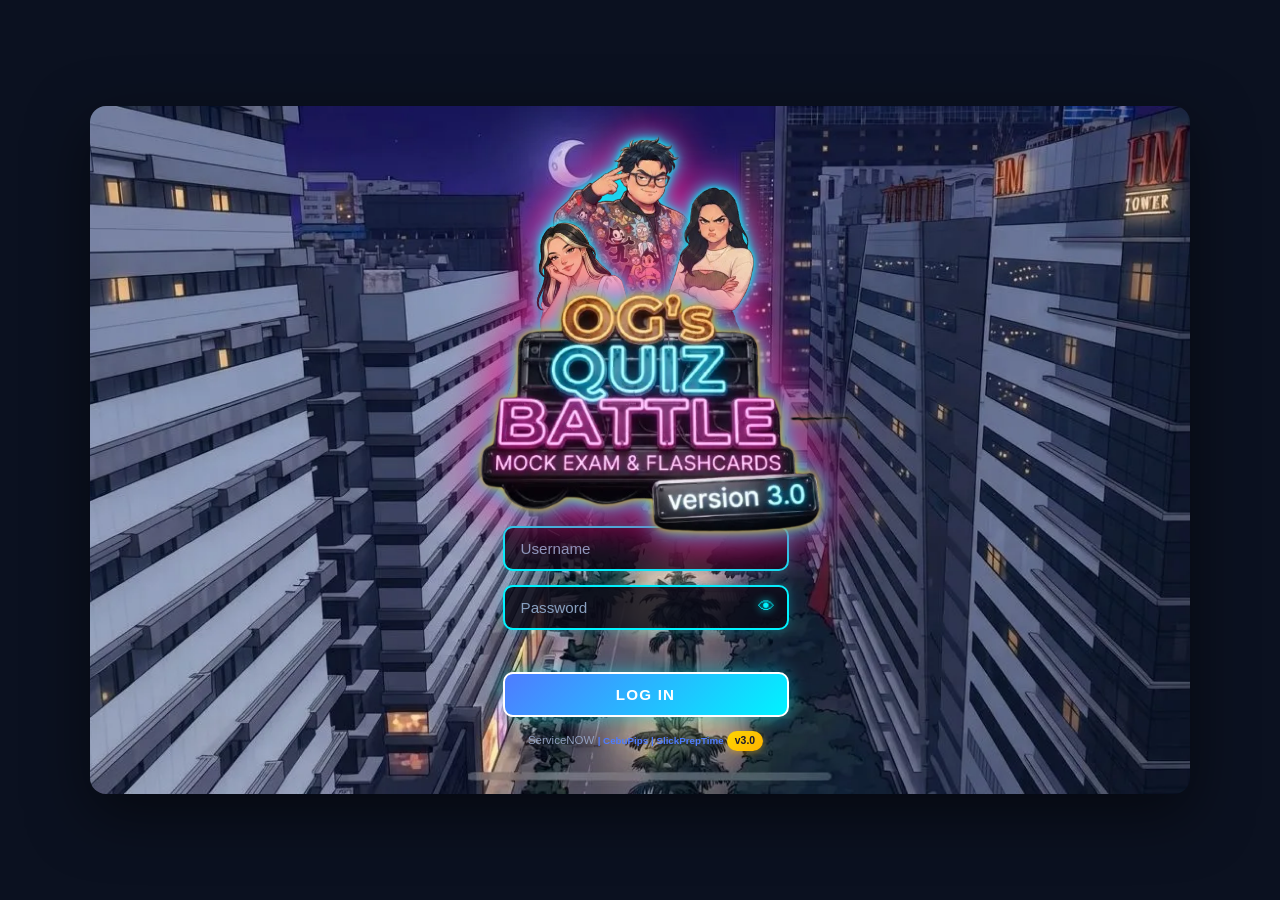
<file: webapp/index.html>
<!DOCTYPE html>
<html lang="en">
<head>
<meta charset="UTF-8">
<meta name="viewport" content="width=device-width, initial-scale=1.0">
<title>OG's Quiz Battle | SlickLab.Digital</title>
<meta name="description" content="ServiceNow CSA exam trainer for the crew &mdash; topic lessons, flashcards, mock exams, and live quiz battles.">
<link rel="preload" href="assets/backgrounds/bg_outside.webp" as="image" type="image/webp">
<link rel="preload" href="assets/icons/logo.webp" as="image" type="image/webp">
<link rel="stylesheet" href="assets/css/style.css">
<style>
  .sr-only {
    position: absolute; width: 1px; height: 1px; padding: 0; margin: -1px;
    overflow: hidden; clip: rect(0,0,0,0); white-space: nowrap; border: 0;
  }
  .v2-badge {
    display: inline-block;
    background: linear-gradient(135deg, #ffd700, #ffb300);
    color: #1a1a2e;
    font-size: 0.65rem;
    font-weight: 800;
    padding: 2px 8px;
    border-radius: 999px;
    vertical-align: middle;
    box-shadow: 0 2px 6px rgba(255,179,0,0.4);
  }

  body {
    background: var(--bg);
    min-height: 100vh;
    padding: 48px 16px;
    display: flex;
    align-items: center;
    justify-content: center;
  }

  /* .login-wrap is the shared coordinate box: .login-stage (background +
     character/logo art, always locked to its 16:10 ratio so the art scales
     identically at every width) and .login-form-overlay are SIBLINGS inside
     it, not parent/child. That split matters on mobile: the form switches
     to position:static there, and because it's a sibling rather than a
     child clipped inside the (out-of-flow-art-only) stage, it naturally
     flows below the art instead of overlapping it.
     flex-shrink:0 matters here -- without it, aspect-ratio + overflow:hidden
     inside a flex parent lets a box collapse far below its intended width
     on narrow viewports (a real bug hit and fixed earlier). */
  .login-wrap {
    position: relative;
    width: min(94vw, 1100px);
    flex-shrink: 0;
    margin: 0 auto;
  }
  .login-stage {
    position: relative;
    width: 100%;
    aspect-ratio: 16 / 10;
    border-radius: 16px;
    overflow: hidden;
    background: #05060c url('assets/backgrounds/bg_outside.webp') no-repeat center center;
    background-size: cover;
    box-shadow: 0 20px 60px rgba(0,0,0,0.5);
  }

  .cluster-char {
    position: absolute;
    /* Purely decorative -- must not intercept clicks. Without this, the
       transparent parts of the PNG/WebP still count as part of the element's
       clickable bounding box, so any overlap with the form below swallows
       clicks/keyboard focus meant for the input underneath. */
    pointer-events: none;
    /* crisp near-edge rim + soft ambient bloom, instead of one blurry layer */
    filter:
      drop-shadow(0 0 3px var(--neon-cyan))
      drop-shadow(0 0 9px var(--neon-cyan))
      drop-shadow(0 0 22px var(--neon-magenta));
  }
  .cluster-char img { display: block; width: 100%; height: auto; }
  #clusterDigi { top: 2.2%; left: 37%; width: 26.5%; z-index: 2; }
  #clusterBea { top: 8.4%; left: 43.8%; width: 25.3%; z-index: 2; }
  #clusterVhine { top: 13.1%; left: 34.2%; width: 20%; z-index: 3; }

  .cluster-main-logo {
    position: absolute; top: 22.4%; left: 24.8%; width: 50%; z-index: 4;
    /* Same reasoning as .cluster-char -- this is the element that was
       actually reported blocking the username field's clicks. */
    pointer-events: none;
    filter:
      drop-shadow(0 0 4px var(--neon-gold))
      drop-shadow(0 0 11px var(--neon-cyan))
      drop-shadow(0 0 28px var(--neon-magenta));
  }
  .cluster-main-logo img { display: block; width: 100%; height: auto; }

  .login-form-overlay {
    position: absolute; top: 61%; left: 37.5%; width: 26%; z-index: 1;
  }

  .input-group { position: relative; margin-bottom: 14px; }
  .input-group input {
    width: 100%; padding: 12px 16px; box-sizing: border-box;
    background: rgba(10,10,22,0.82); border: 2px solid var(--neon-cyan); border-radius: 10px;
    color: #fff; font-size: 0.95rem; outline: none;
    box-shadow: 0 0 12px rgba(0,243,255,0.3);
    transition: border-color 0.2s ease, box-shadow 0.2s ease, background 0.2s ease;
    margin-bottom: 0;
  }
  .input-group input::placeholder { color: #88a0c0; }
  .input-group input:focus {
    border-color: var(--neon-magenta);
    box-shadow: 0 0 20px rgba(255,0,127,0.5), inset 0 0 8px rgba(255,0,127,0.25);
    background: rgba(20,10,30,0.9);
  }
  .toggle-password {
    position: absolute; right: 14px; top: 50%; transform: translateY(-50%);
    cursor: pointer; color: var(--neon-cyan); font-size: 1.05rem;
    text-shadow: 0 0 8px var(--neon-cyan);
    user-select: none;
  }
  .login-btn {
    position: relative; overflow: hidden;
    width: 100%; padding: 12px; border-radius: 10px; border: 2px solid #fff;
    background: linear-gradient(135deg, var(--accent), var(--neon-cyan));
    color: #fff; font-size: 0.95rem; font-weight: 800; letter-spacing: 1.2px;
    text-transform: uppercase; cursor: pointer; margin-top: 14px;
    box-shadow: 0 0 18px rgba(0,243,255,0.5);
    transition: box-shadow 0.2s ease, transform 0.2s ease, background 0.2s ease;
  }
  .login-btn::after {
    content: '';
    position: absolute; top: 0; left: -60%; width: 35%; height: 100%;
    background: linear-gradient(120deg, transparent, rgba(255,255,255,0.4), transparent);
    transform: skewX(-20deg);
    transition: left 0.5s ease;
    pointer-events: none;
  }
  .login-btn:hover::after { left: 130%; }
  .login-btn:hover {
    background: linear-gradient(135deg, var(--neon-cyan), var(--neon-magenta));
    box-shadow: 0 0 26px rgba(255,0,127,0.55), 0 0 14px rgba(0,243,255,0.4);
    transform: translateY(-2px);
  }
  .login-btn:active { transform: scale(0.97); }
  @media (prefers-reduced-motion: reduce) {
    .login-btn::after { transition: none; }
  }
  #loginError {
    min-height: 1.1em; text-align: center; margin: 10px 0 0; font-size: 0.82rem;
    text-shadow: 0 0 8px rgba(239,90,90,0.6);
  }
  .login-identity { text-align: center; margin-top: 14px; font-size: 0.72rem; color: var(--text-dim); }

  /* Below ~820px a 26%-wide overlay gets too cramped to use comfortably
     (phones AND small tablets), so the form drops out of the overlay and
     flows full-width below the art banner instead. .login-stage keeps its
     16:10 ratio unchanged here -- the art was never the problem, it always
     scaled fine; only the form needs different treatment at this size. */
  @media (max-width: 820px) {
    .login-form-overlay {
      position: static; width: min(100%, 360px); margin: 20px auto 0;
    }
    .input-group input, .login-btn { font-size: 1rem; padding: 14px 16px; }
  }
</style>
</head>
<body>
<div class="login-wrap">
  <div class="login-stage" id="loginStage">
    <div id="clusterDigi" class="cluster-char"><img src="assets/backgrounds/logo_digi.webp" alt=""></div>
    <div id="clusterBea" class="cluster-char"><img src="assets/backgrounds/logo_bea.webp" alt=""></div>
    <div id="clusterVhine" class="cluster-char"><img src="assets/backgrounds/logo_vhine.webp" alt=""></div>
    <div class="cluster-main-logo"><img src="assets/icons/logo.webp" alt="OG's Quiz Battle — Mock Exam &amp; Flashcards"></div>
  </div>

  <div class="login-form-overlay">
    <form id="loginForm">
      <div class="input-group">
        <label for="loginUsername" class="sr-only">Username</label>
        <input id="loginUsername" name="username" type="text" placeholder="Username" autocomplete="username" required>
      </div>
      <div class="input-group" style="margin-top: 12px;">
        <label for="loginPassword" class="sr-only">Password</label>
        <input id="loginPassword" name="password" type="password" placeholder="Password" autocomplete="current-password" required>
        <span class="toggle-password" id="togglePassword" role="button" tabindex="0" aria-label="Show password">&#128065;</span>
      </div>
      <div class="error-msg" id="loginError"></div>
      <button type="submit" class="login-btn" id="loginBtn">Log In</button>
    </form>
    <div class="login-identity">ServiceNOW <span class="brand-accent">| CebuPips | SlickPrepTime</span> <span class="v2-badge">v3.0</span></div>
  </div>
</div>

<script src="assets/js/api.js"></script>
<script>
document.getElementById('loginForm').addEventListener('submit', async (e) => {
  e.preventDefault();
  const username = document.getElementById('loginUsername').value.trim();
  const password = document.getElementById('loginPassword').value;
  const errEl = document.getElementById('loginError');
  errEl.textContent = '';
  try {
    await API.login({ username, password });
    sessionStorage.setItem('showConfidentialityNotice', '1');
    if (localStorage.getItem('seenV2Announcement') !== '1') {
      sessionStorage.setItem('showV2Announcement', '1');
    }
    window.location.href = 'dashboard.html';
  } catch (err) {
    errEl.textContent = err.message;
  }
});

function togglePasswordVisibility() {
  const field = document.getElementById('loginPassword');
  const btn = document.getElementById('togglePassword');
  const show = field.getAttribute('type') === 'password';
  field.setAttribute('type', show ? 'text' : 'password');
  btn.setAttribute('aria-label', show ? 'Hide password' : 'Show password');
}
document.getElementById('togglePassword').addEventListener('click', togglePasswordVisibility);
document.getElementById('togglePassword').addEventListener('keydown', (e) => {
  if (e.key === 'Enter' || e.key === ' ') { e.preventDefault(); togglePasswordVisibility(); }
});

// If already logged in, skip straight to dashboard.
API.me().then((me) => { if (me.authenticated) window.location.href = 'dashboard.html'; }).catch(() => {});
</script>
</body>
</html>
</file>
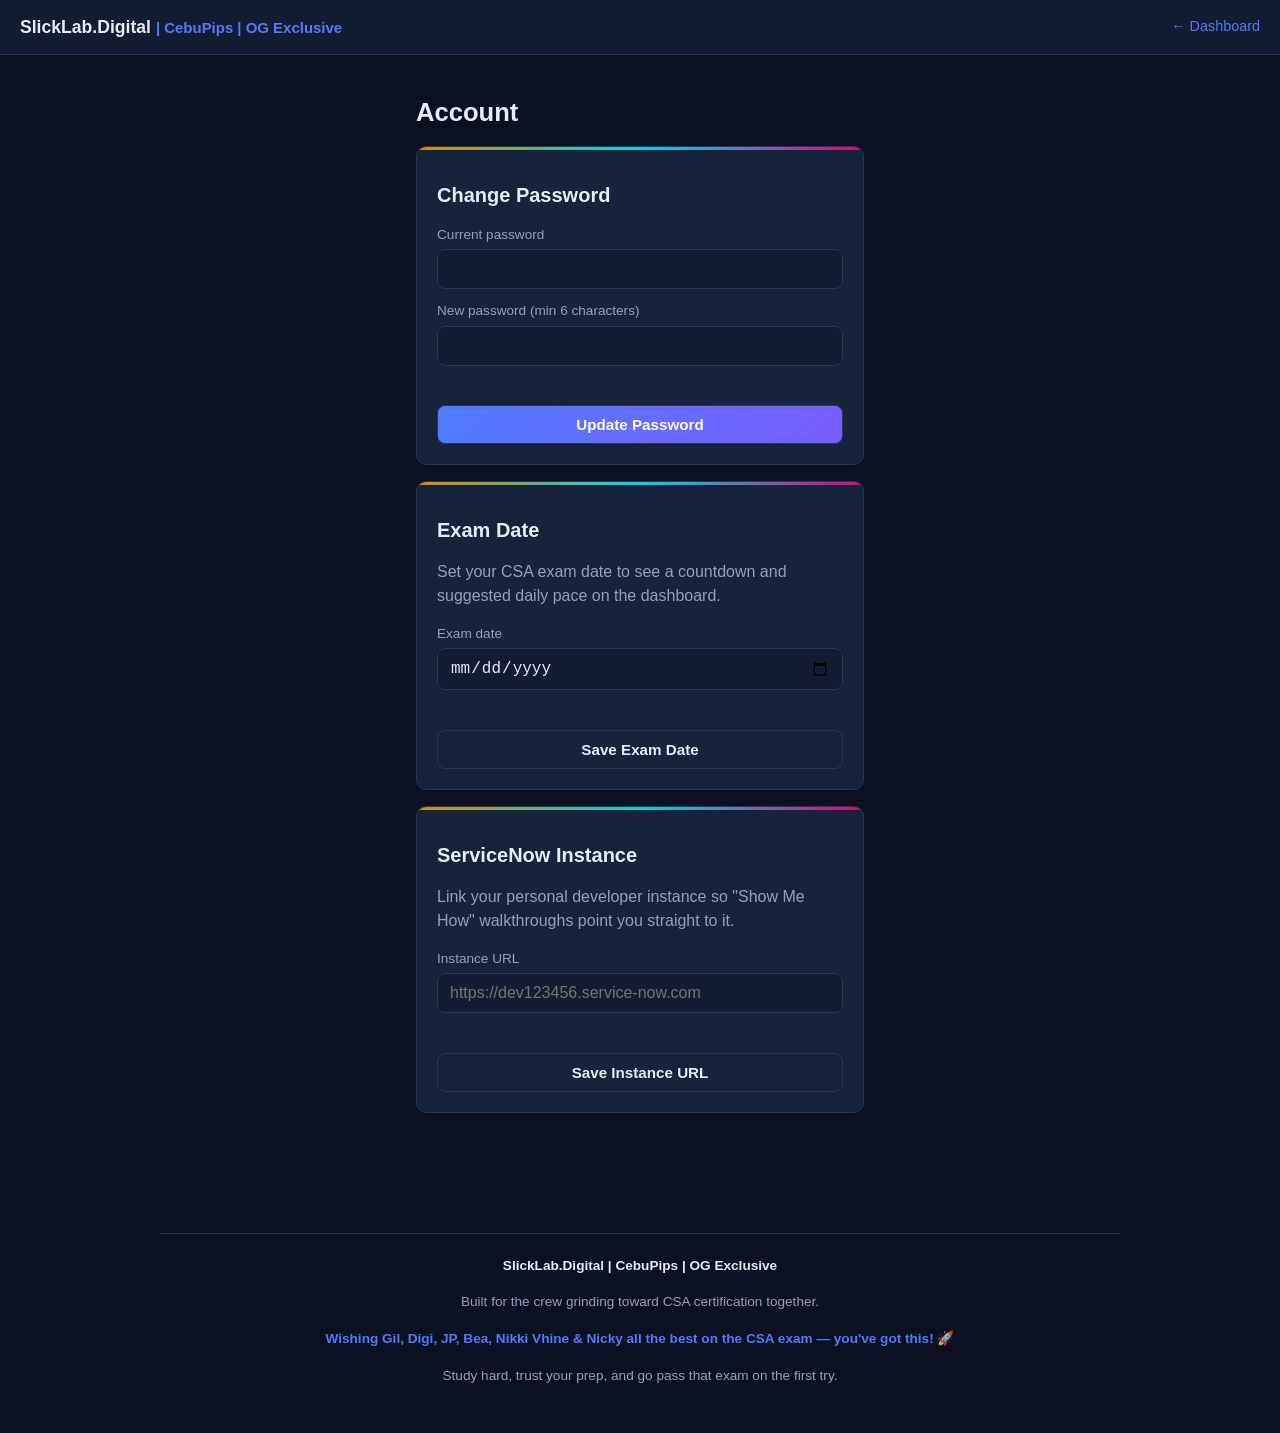
<file: webapp/account.html>
<!DOCTYPE html>
<html lang="en">
<head>
<meta charset="UTF-8">
<meta name="viewport" content="width=device-width, initial-scale=1.0">
<title>Account | SlickLab.Digital</title>
<link rel="stylesheet" href="assets/css/style.css">
</head>
<body>
<div class="topbar">
  <div class="brand"><a href="dashboard.html" style="color:inherit;">SlickLab.Digital <span class="brand-accent">| CebuPips | OG Exclusive</span></a></div>
  <div class="topbar-actions"><a href="dashboard.html">&larr; Dashboard</a></div>
</div>

<div class="container" style="max-width: 480px;">
  <h1>Account</h1>

  <div class="card">
    <h2>Change Password</h2>
    <label for="currentPassword">Current password</label>
    <input id="currentPassword" type="password" autocomplete="current-password">
    <label for="newPassword">New password (min 6 characters)</label>
    <input id="newPassword" type="password" autocomplete="new-password">
    <div class="error-msg" id="pwError"></div>
    <button class="btn" id="pwBtn" style="width:100%;">Update Password</button>
  </div>

  <div class="card">
    <h2>Exam Date</h2>
    <p class="muted">Set your CSA exam date to see a countdown and suggested daily pace on the dashboard.</p>
    <label for="examDateInput">Exam date</label>
    <input id="examDateInput" type="date">
    <div class="error-msg" id="dateError"></div>
    <button class="btn secondary" id="dateBtn" style="width:100%;">Save Exam Date</button>
  </div>

  <div class="card">
    <h2>ServiceNow Instance</h2>
    <p class="muted">Link your personal developer instance so "Show Me How" walkthroughs point you straight to it.</p>
    <label for="serviceNowUrlInput">Instance URL</label>
    <input id="serviceNowUrlInput" type="url" placeholder="https://dev123456.service-now.com">
    <div class="error-msg" id="snUrlError"></div>
    <button class="btn secondary" id="snUrlBtn" style="width:100%;">Save Instance URL</button>
  </div>
</div>

<footer class="site-footer">
  <div class="footer-brand">SlickLab.Digital | CebuPips | OG Exclusive</div>
  <p>Built for the crew grinding toward CSA certification together.</p>
  <p class="footer-wish">Wishing Gil, Digi, JP, Bea, Nikki Vhine &amp; Nicky all the best on the CSA exam — you've got this! 🚀</p>
  <p class="muted">Study hard, trust your prep, and go pass that exam on the first try.</p>
</footer>

<script src="assets/js/api.js"></script>
<script>
(async () => {
  const me = await requireAuth();
  if (!me) return;
  if (me.examDate) document.getElementById('examDateInput').value = me.examDate;
  if (me.serviceNowUrl) document.getElementById('serviceNowUrlInput').value = me.serviceNowUrl;

  document.getElementById('pwBtn').addEventListener('click', async () => {
    const currentPassword = document.getElementById('currentPassword').value;
    const newPassword = document.getElementById('newPassword').value;
    const errEl = document.getElementById('pwError');
    errEl.textContent = '';
    try {
      await API.changePassword(currentPassword, newPassword);
      document.getElementById('currentPassword').value = '';
      document.getElementById('newPassword').value = '';
      notify('Password updated.');
    } catch (e) {
      errEl.textContent = e.message;
    }
  });

  document.getElementById('dateBtn').addEventListener('click', async () => {
    const examDate = document.getElementById('examDateInput').value;
    const errEl = document.getElementById('dateError');
    errEl.textContent = '';
    try {
      await API.setExamDate(examDate);
      notify('Exam date saved.');
    } catch (e) {
      errEl.textContent = e.message;
    }
  });

  document.getElementById('snUrlBtn').addEventListener('click', async () => {
    const serviceNowUrl = document.getElementById('serviceNowUrlInput').value;
    const errEl = document.getElementById('snUrlError');
    errEl.textContent = '';
    try {
      await API.setServiceNowUrl(serviceNowUrl);
      notify('ServiceNow instance URL saved.');
    } catch (e) {
      errEl.textContent = e.message;
    }
  });
})();
</script>
</body>
</html>
</file>
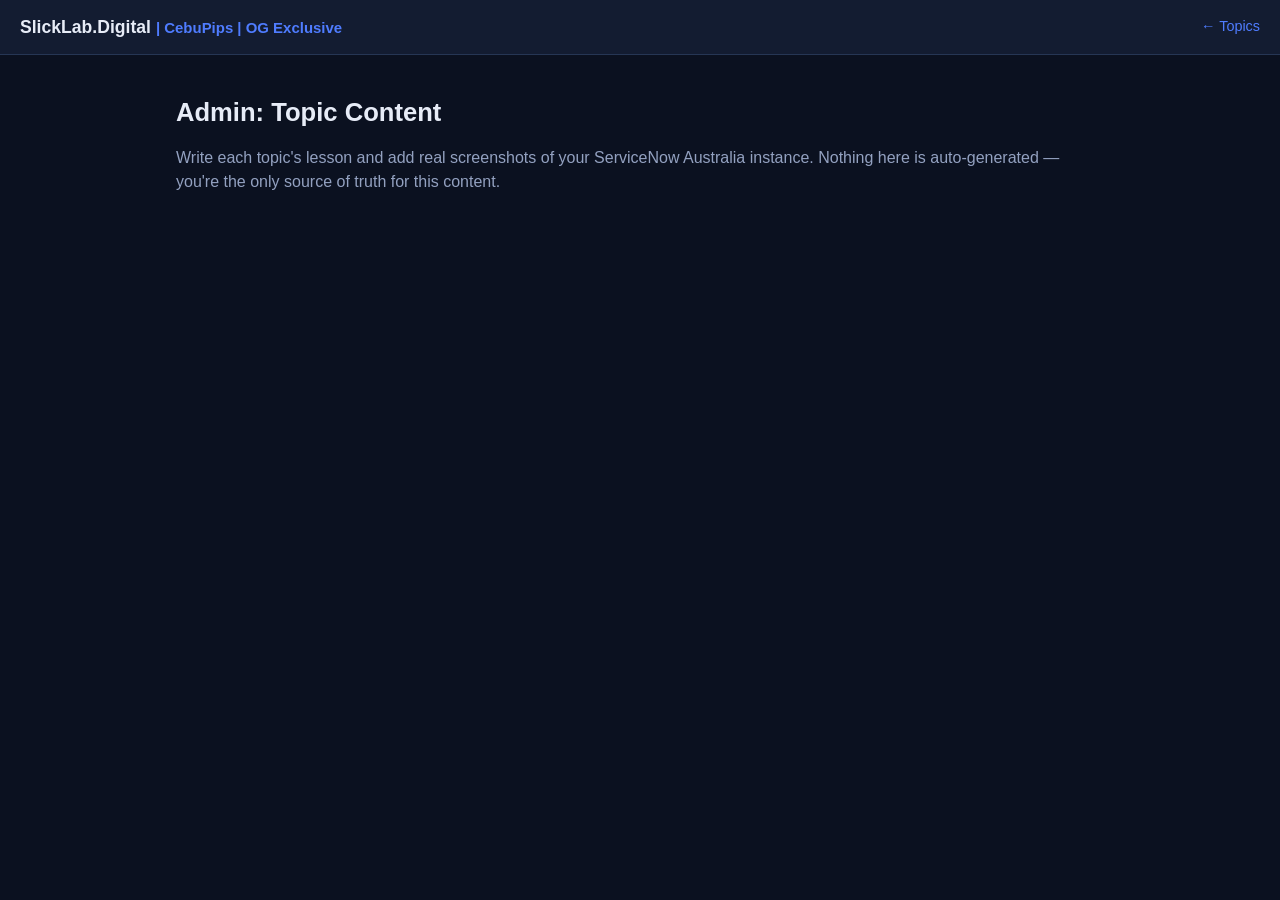
<file: webapp/admin_content.html>
<!DOCTYPE html>
<html lang="en">
<head>
<meta charset="UTF-8">
<meta name="viewport" content="width=device-width, initial-scale=1.0">
<title>Admin: Topic Content | SlickLab.Digital</title>
<link rel="stylesheet" href="assets/css/style.css">
<style>
  #adminDenied { display: none; }
  #adminEditor { display: none; }
  #lessonBodyInput, #reviewerBodyInput {
    width: 100%; min-height: 220px; background: var(--bg); border: 1px solid var(--border);
    color: var(--text); border-radius: 8px; padding: 10px 12px; font-size: 0.92rem;
    resize: vertical; font-family: inherit; line-height: 1.5;
  }
  .admin-image-grid { display: flex; flex-wrap: wrap; gap: 12px; margin: 14px 0; }
  .admin-image-item { position: relative; }
  .admin-image-item img { width: 160px; height: 110px; object-fit: cover; border-radius: 8px; border: 1px solid var(--border); }
  .admin-image-item button {
    position: absolute; top: 4px; right: 4px; background: rgba(20,20,20,0.75); color: #fff;
    border: none; border-radius: 6px; padding: 3px 7px; font-size: 0.75rem; cursor: pointer;
  }
  #uploadStatus { font-size: 0.85rem; color: var(--text-dim); min-height: 18px; margin-top: 6px; }
  .block-content-field { margin-bottom: 22px; }
  .block-content-field:last-child { margin-bottom: 0; }
  .block-content-field textarea {
    width: 100%; min-height: 140px; background: var(--bg); border: 1px solid var(--border);
    color: var(--text); border-radius: 8px; padding: 10px 12px; font-size: 0.92rem;
    resize: vertical; font-family: inherit; line-height: 1.5;
  }
</style>
</head>
<body>
<div class="topbar">
  <div class="brand"><a href="dashboard.html" style="color:inherit;">SlickLab.Digital <span class="brand-accent">| CebuPips | OG Exclusive</span></a></div>
  <div class="topbar-actions">
    <a href="topics.html">&larr; Topics</a>
  </div>
</div>

<div class="container">
  <h1>Admin: Topic Content</h1>
  <p class="muted">Write each topic's lesson and add real screenshots of your ServiceNow Australia instance. Nothing here is auto-generated — you're the only source of truth for this content.</p>

  <div class="card" id="adminDenied">
    <p>You don't have access to this page.</p>
  </div>

  <div id="adminEditor">
    <div class="card">
      <label for="topicSelect">Topic</label>
      <select id="topicSelect"></select>
    </div>

    <div class="card">
      <div class="btn-row" style="justify-content:space-between; align-items:center;">
        <h2 style="margin:0;">Lesson text</h2>
        <select id="lessonStatusSelect">
          <option value="placeholder">Placeholder</option>
          <option value="draft">Draft</option>
          <option value="published">Published</option>
        </select>
      </div>
      <textarea id="lessonBodyInput" placeholder="Write the lesson for this topic..."></textarea>
      <div class="btn-row" style="margin-top:12px;">
        <button class="btn" id="saveLessonBtn" type="button">Save Lesson</button>
        <span id="saveStatus" class="muted"></span>
      </div>
    </div>

    <div class="card">
      <div class="btn-row" style="justify-content:space-between; align-items:center;">
        <h2 style="margin:0;">Quick Reviewer (high-yield cram sheet)</h2>
        <select id="reviewerStatusSelect">
          <option value="placeholder">Placeholder</option>
          <option value="draft">Draft</option>
          <option value="published">Published</option>
        </select>
      </div>
      <p class="muted">Dense, scannable, bulleted -- not prose. Meant for a last-pass review right before a Gate Check or the Full Mock Exam.</p>
      <textarea id="reviewerBodyInput" placeholder="Write the high-yield reviewer for this topic..."></textarea>
      <div class="btn-row" style="margin-top:12px;">
        <button class="btn" id="saveReviewerBtn" type="button">Save Reviewer</button>
        <span id="saveReviewerStatus" class="muted"></span>
      </div>
    </div>

    <div class="card">
      <h2 id="blockContentHeading">Block Review Content</h2>
      <p class="muted" id="blockContentIntro"></p>
      <div id="blockContentFields"></div>
    </div>

    <div class="card">
      <h2>Screenshots</h2>
      <div class="admin-image-grid" id="imageGrid"></div>
      <div class="btn-row">
        <input type="file" id="imageFileInput" accept="image/png,image/jpeg">
        <input type="text" id="imageAltInput" placeholder="Alt text (optional)">
        <button class="btn secondary" id="uploadImageBtn" type="button">Upload</button>
      </div>
      <div id="uploadStatus"></div>
    </div>
  </div>
</div>

<script src="assets/js/api.js"></script>
<script src="assets/js/lib/upload-validation.js"></script>
<script src="assets/js/admin_content.js"></script>
</body>
</html>
</file>
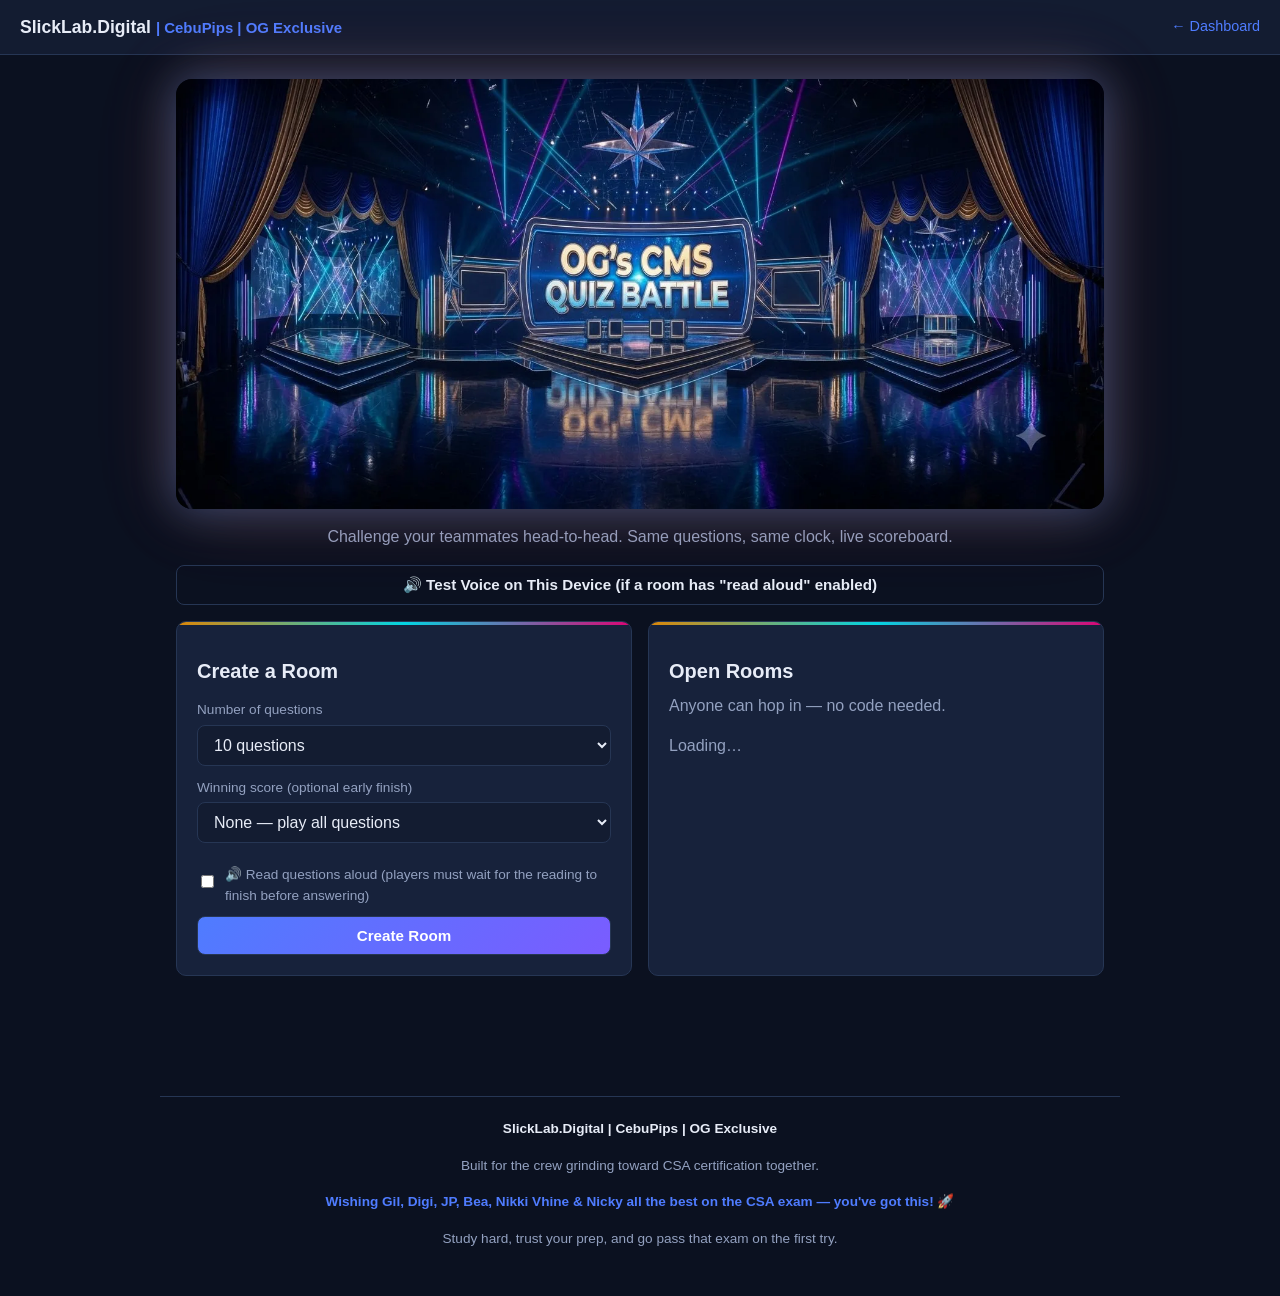
<file: webapp/battle.html>
<!DOCTYPE html>
<html lang="en">
<head>
<meta charset="UTF-8">
<meta name="viewport" content="width=device-width, initial-scale=1.0">
<title>Quiz Battle | SlickLab.Digital</title>
<link rel="stylesheet" href="assets/css/style.css">
<style>
  #floatingReactions { position: fixed; inset: 0; pointer-events: none; z-index: 9999; overflow: hidden; }
  .floating-reaction {
    position: absolute; bottom: 60px; font-size: 2rem;
    animation: floatUpFade 2.2s ease-out forwards;
  }
  @keyframes floatUpFade {
    0% { transform: translateY(0); opacity: 1; }
    100% { transform: translateY(-160px); opacity: 0; }
  }
  .reaction-btn { font-size: 1.3rem; padding: 4px 10px; }
  #screenFlash {
    position: fixed; inset: 0; pointer-events: none; z-index: 9997;
    opacity: 0; transition: opacity 0.25s ease;
  }
  #screenFlash.flash-correct { background: radial-gradient(circle, rgba(47,191,113,0.32), transparent 70%); opacity: 1; }
  #screenFlash.flash-wrong { background: radial-gradient(circle, rgba(239,90,90,0.32), transparent 70%); opacity: 1; }
  #screenFlash.flash-go { background: radial-gradient(circle, rgba(47,191,113,0.4), transparent 70%); opacity: 1; }
  #goStamp {
    position: absolute; top: 50%; left: 50%;
    font-size: 4rem; font-weight: 900; color: #2fbf71; letter-spacing: 2px;
    text-shadow: 0 0 24px rgba(47,191,113,0.9), 0 4px 10px rgba(0,0,0,0.6);
    opacity: 0; transform: translate(-50%, -50%) scale(0.4);
  }
  #screenFlash.flash-go #goStamp { animation: goStampPop 0.75s ease-out forwards; }
  @keyframes goStampPop {
    0% { opacity: 0; transform: translate(-50%, -50%) scale(0.4); }
    30% { opacity: 1; transform: translate(-50%, -50%) scale(1.15); }
    60% { opacity: 1; transform: translate(-50%, -50%) scale(1); }
    100% { opacity: 0; transform: translate(-50%, -50%) scale(1); }
  }
  #battleQuestionCard { border: 2px solid transparent; transition: border-color 0.3s ease, box-shadow 0.3s ease; }
  #battleQuestionCard.locked {
    border-color: rgba(239,90,90,0.55);
    animation: lockPulse 1.6s ease-in-out infinite;
  }
  @keyframes lockPulse {
    0%, 100% { box-shadow: 0 0 14px rgba(239,90,90,0.18); }
    50% { box-shadow: 0 0 22px rgba(239,90,90,0.4); }
  }
  #lockCountdownOverlay {
    position: fixed; inset: 0; z-index: 9996; pointer-events: none;
    display: flex; align-items: center; justify-content: center;
    opacity: 0; transition: opacity 0.2s ease;
  }
  #lockCountdownOverlay.show { opacity: 1; }
  #lockCountdownOverlay .countdown-number {
    font-size: 10rem; line-height: 1; font-weight: 900; color: #fff;
    text-shadow: 0 0 50px rgba(239,90,90,0.95), 0 8px 18px rgba(0,0,0,0.7);
    animation: countdownPulse 1s ease-out;
  }
  #lockCountdownOverlay .countdown-reading {
    font-size: 1.4rem; font-weight: 700; color: #f1f5f9;
    background: rgba(15,23,42,0.78); padding: 12px 28px; border-radius: 999px;
    text-shadow: 0 2px 6px rgba(0,0,0,0.6);
    border: 1px solid rgba(239,90,90,0.4);
  }
  @keyframes countdownPulse {
    0% { transform: scale(0.5); opacity: 0; }
    40% { transform: scale(1.2); opacity: 1; }
    100% { transform: scale(1); opacity: 1; }
  }
  @media (max-width: 560px) {
    #lockCountdownOverlay .countdown-number { font-size: 6rem; }
  }
  .avatar-wrap { display: inline-flex; flex-shrink: 0; vertical-align: middle; }
  .avatar-img { border-radius: 50%; object-fit: cover; }
  .avatar-fallback {
    border-radius: 50%; color: #fff; font-weight: 700;
    align-items: center; justify-content: center;
  }
  .stage-banner {
    position: relative;
    width: 100%;
    aspect-ratio: 1520 / 704;
    background-image: url('assets/user_images/stage.webp');
    background-size: cover;
    background-position: center;
    border-radius: 16px;
    box-shadow: 0 0 40px rgba(80, 140, 255, 0.35), 0 0 70px rgba(255, 176, 32, 0.18), 0 0 90px rgba(255, 62, 200, 0.1);
    margin-bottom: 14px;
    overflow: hidden;
  }
  .stage-cast {
    position: absolute; inset: 0;
    display: flex; justify-content: center; align-items: flex-end;
    padding: 0 2%;
    pointer-events: none;
  }
  .stage-cast img {
    height: 44%; max-height: 180px; max-width: 13%; width: auto; object-fit: contain;
    filter: drop-shadow(0 6px 10px rgba(0,0,0,0.55));
    margin: 0 -3.5%;
    transition: filter 0.4s ease, opacity 0.4s ease;
  }
  @media (max-width: 560px) {
    .stage-cast img { height: 36%; margin: 0 -2.5%; }
  }
  .stage-cast.roster img {
    /* brightness(0) turns every opaque pixel pure black while keeping the cutout's
       alpha shape intact — a true silhouette that stays visible against any
       backdrop, unlike a desaturated/dimmed photo which can blend into busy art. */
    filter: brightness(0) drop-shadow(0 6px 10px rgba(0,0,0,0.6));
    opacity: 1;
  }
  .stage-cast.roster img.joined {
    filter: drop-shadow(0 6px 10px rgba(0,0,0,0.55));
    opacity: 1;
  }

  /* Podium-style player cards */
  .podium-row { display: flex; gap: 14px; flex-wrap: wrap; justify-content: center; padding: 10px 4px; }
  .podium-card { display: flex; flex-direction: column; align-items: center; width: 92px; }
  .podium-buzzer {
    width: 20px; height: 20px; border-radius: 50%;
    background: radial-gradient(circle at 35% 30%, #ff8080, #b91c1c 70%);
    box-shadow: 0 0 8px rgba(239,90,90,0.6), inset 0 -2px 4px rgba(0,0,0,0.4);
    margin-bottom: 4px;
    transition: transform 0.25s ease, background 0.25s ease, box-shadow 0.25s ease;
    animation: buzzerPulse 1.6s ease-in-out infinite;
  }
  .podium-buzzer.answered {
    background: radial-gradient(circle at 35% 30%, #8dffb0, #15803d 70%);
    box-shadow: 0 0 14px rgba(47,191,113,0.9), inset 0 -2px 4px rgba(0,0,0,0.4);
    transform: scale(1.2);
    animation: none;
  }
  @keyframes buzzerPulse {
    0%, 100% { box-shadow: 0 0 8px rgba(239,90,90,0.6); }
    50% { box-shadow: 0 0 15px rgba(239,90,90,0.9); }
  }
  .podium-avatar { margin-bottom: -10px; z-index: 2; filter: drop-shadow(0 4px 6px rgba(0,0,0,0.5)); }
  .podium-base {
    width: 100%;
    background: linear-gradient(180deg, #2a3a6b 0%, #16213e 100%);
    border: 2px solid #d4af37;
    border-radius: 10px 10px 4px 4px;
    padding: 14px 6px 8px;
    text-align: center;
    box-shadow: 0 4px 12px rgba(0,0,0,0.4), inset 0 1px 0 rgba(255,255,255,0.15);
  }
  .podium-name { font-size: 0.7rem; color: #cbd5e1; white-space: nowrap; overflow: hidden; text-overflow: ellipsis; }
  .podium-score { font-size: 1.3rem; font-weight: 800; color: #ffd700; text-shadow: 0 0 8px rgba(255,215,0,0.5); }
  .podium-streak { font-size: 0.75rem; margin-top: 2px; }

  /* Results screen: stage backdrop + winner spotlight + confetti */
  .results-stage {
    position: relative;
    width: 100%;
    aspect-ratio: 1520 / 704;
    background-image: url('assets/user_images/stage.webp');
    background-size: cover;
    background-position: center;
    border-radius: 16px;
    overflow: hidden;
    margin-bottom: 16px;
    box-shadow: 0 0 40px rgba(80, 140, 255, 0.35), 0 0 80px rgba(255, 200, 80, 0.12);
  }
  .winner-spotlight {
    position: absolute; inset: 0;
    display: none; flex-direction: column; align-items: center; justify-content: flex-end;
    padding-bottom: 6%;
  }
  .winner-avatar-wrap { animation: winnerPulse 2s ease-in-out infinite; filter: drop-shadow(0 0 30px rgba(255,215,0,0.7)) drop-shadow(0 8px 12px rgba(0,0,0,0.6)); }
  @keyframes winnerPulse {
    0%, 100% { transform: scale(1); }
    50% { transform: scale(1.05); }
  }
  .winner-name-banner {
    margin-top: 10px;
    background: linear-gradient(135deg, #ffd700, #ffb300);
    color: #1a1a2e;
    font-weight: 800;
    padding: 6px 20px;
    border-radius: 999px;
    font-size: 1.05rem;
    box-shadow: 0 4px 12px rgba(0,0,0,0.4);
  }
  #confettiLayer { position: absolute; inset: 0; pointer-events: none; overflow: hidden; }
  .confetti-piece {
    position: absolute; top: -20px; width: 8px; height: 14px;
    animation: confettiFall linear forwards;
  }
  @keyframes confettiFall {
    0% { transform: translateY(0) rotate(0deg); opacity: 1; }
    100% { transform: translateY(420px) rotate(360deg); opacity: 0.3; }
  }
</style>
</head>
<body>
<div class="topbar">
  <div class="brand"><a href="dashboard.html" style="color:inherit;">SlickLab.Digital <span class="brand-accent">| CebuPips | OG Exclusive</span></a></div>
  <div class="topbar-actions"><a href="dashboard.html">&larr; Dashboard</a></div>
</div>

<div id="floatingReactions"></div>
<div id="screenFlash"><div id="goStamp">GO!</div></div>
<div id="lockCountdownOverlay"></div>

<div class="container">

  <!-- Intro: create or join -->
  <div id="introScreen">
    <div class="stage-banner" role="img" aria-label="OG's CMS Quiz Battle — lit up faces are online now">
      <div class="stage-cast roster" id="stageCast"></div>
    </div>
    <p class="muted" style="text-align:center;">Challenge your teammates head-to-head. Same questions, same clock, live scoreboard.</p>
    <button class="btn secondary" id="testVoiceBtn" type="button" style="width:100%; margin-bottom:16px;">🔊 Test Voice on This Device (if a room has "read aloud" enabled)</button>

    <div class="grid-2">
      <div class="card">
        <h2>Create a Room</h2>
        <label for="itemCountSelect">Number of questions</label>
        <select id="itemCountSelect">
          <option value="10" selected>10 questions</option>
          <option value="20">20 questions</option>
          <option value="30">30 questions</option>
        </select>
        <label for="winningScoreSelect">Winning score (optional early finish)</label>
        <select id="winningScoreSelect">
          <option value="">None &mdash; play all questions</option>
          <option value="50">First to 50 points</option>
          <option value="100">First to 100 points</option>
          <option value="150">First to 150 points</option>
          <option value="200">First to 200 points</option>
        </select>
        <label style="display:flex; align-items:center; gap:8px; margin:10px 0;">
          <input type="checkbox" id="ttsEnabledCheckbox" style="width:auto;">
          🔊 Read questions aloud (players must wait for the reading to finish before answering)
        </label>
        <button class="btn" id="createBtn" style="width:100%;">Create Room</button>
      </div>
      <div class="card">
        <h2>Open Rooms</h2>
        <p class="muted" style="margin-top:-6px;">Anyone can hop in &mdash; no code needed.</p>
        <div id="openRoomsList"><p class="muted">Loading&hellip;</p></div>
      </div>
    </div>
  </div>

  <!-- Lobby -->
  <div id="lobbyScreen" style="display:none;">
    <h1>Room <span id="lobbyCode" class="brand-accent"></span></h1>
    <p class="muted">Share this code with your teammates. Everyone must hit Ready before the host can start.</p>
    <div class="stage-banner" role="img" aria-label="Teammates in this room">
      <div class="stage-cast roster" id="lobbyStageCast"></div>
    </div>
    <div class="card">
      <div id="lobbyParticipants"></div>
    </div>
    <div class="card">
      <h2>📋 How This Works</h2>
      <ul style="margin: 6px 0 0; padding-left: 20px; line-height: 1.7;">
        <li>Everyone gets the <strong>same questions at the same time</strong> — answer fast and correctly for the most points.</li>
        <li>Points fade the longer you take: answer within the grace period for full points, then the value decays down to a floor the slower you are.</li>
        <li>Some questions are worth <strong>⚡ 2x points</strong> — those are drawn from the toughest categories overall.</li>
        <li>If <strong>"Read questions aloud"</strong> is on, everyone must wait for the same countdown before answering — that keeps it fair no matter how fast anyone reads.</li>
        <li>Correct answers in a row build a <strong>🔥 streak</strong>.</li>
        <li>The battle ends when all questions are done, or earlier if someone hits the winning score.</li>
        <li>You can leave anytime with <strong>Quit Battle</strong>; the host can end the battle for everyone with <strong>End Battle</strong>.</li>
      </ul>
    </div>
    <div class="btn-row">
      <button class="btn secondary" id="leaveLobbyBtn">Leave Room</button>
      <button class="btn secondary" id="readyBtn">Ready Up</button>
      <button class="btn" id="startBattleBtn" style="display:none;">Start Battle</button>
    </div>
  </div>

  <!-- Live battle -->
  <div id="battleScreen" style="display:none;">
    <div class="exam-header">
      <div class="exam-progress-text" id="battleProgressText"></div>
      <button class="btn secondary" id="muteToggleBtn" style="padding:6px 10px;" title="Toggle sound">🔊</button>
      <div class="timer" id="battleTimer">20</div>
    </div>

    <div class="btn-row" style="justify-content:flex-end; margin-bottom:10px;">
      <button class="btn danger" id="hostEndBattleBtn" style="display:none; padding:6px 12px; font-size:0.85rem;">End Battle</button>
      <button class="btn secondary" id="quitBattleBtn" style="padding:6px 12px; font-size:0.85rem;">Quit Battle</button>
    </div>

    <div id="scoreboardStrip" class="card" style="padding:12px;"></div>

    <div id="scoreRaceChart" class="card" style="padding:12px;"></div>

    <div id="revealBanner" class="card" style="display:none;"></div>

    <div id="pauseBanner" class="card" style="display:none;">
      <h2>⏸️ Battle Paused</h2>
      <p id="pauseMessage" class="muted"></p>
      <div class="btn-row" id="pauseHostControls" style="display:none;">
        <button class="btn secondary" id="kickBtn">Kick Disconnected Player</button>
        <button class="btn danger" id="endBattleBtn">End Battle Now</button>
      </div>
    </div>

    <div class="card" id="battleQuestionCard">
      <div class="fc-label" id="battleCategory"></div>
      <h2 id="battleQuestionText"></h2>
      <p class="muted" id="battleChooseHint"></p>
      <div id="battleOptions"></div>
    </div>
  </div>

  <!-- Results -->
  <div id="resultsScreen" style="display:none;">
    <div class="results-stage">
      <div id="confettiLayer"></div>
      <div class="winner-spotlight" id="winnerSpotlight"></div>
    </div>
    <div class="card" id="battleResultsCard"></div>
    <button class="btn" id="backToDashboardBtn">Back to Dashboard</button>
  </div>

</div>

<footer class="site-footer">
  <div class="footer-brand">SlickLab.Digital | CebuPips | OG Exclusive</div>
  <p>Built for the crew grinding toward CSA certification together.</p>
  <p class="footer-wish">Wishing Gil, Digi, JP, Bea, Nikki Vhine &amp; Nicky all the best on the CSA exam — you've got this! 🚀</p>
  <p class="muted">Study hard, trust your prep, and go pass that exam on the first try.</p>
</footer>

<script src="assets/js/api.js"></script>
<script src="assets/js/lib/rank-icons.js"></script>
<script src="assets/js/battle-sound.js"></script>
<script src="assets/js/battle.js"></script>
</body>
</html>
</file>
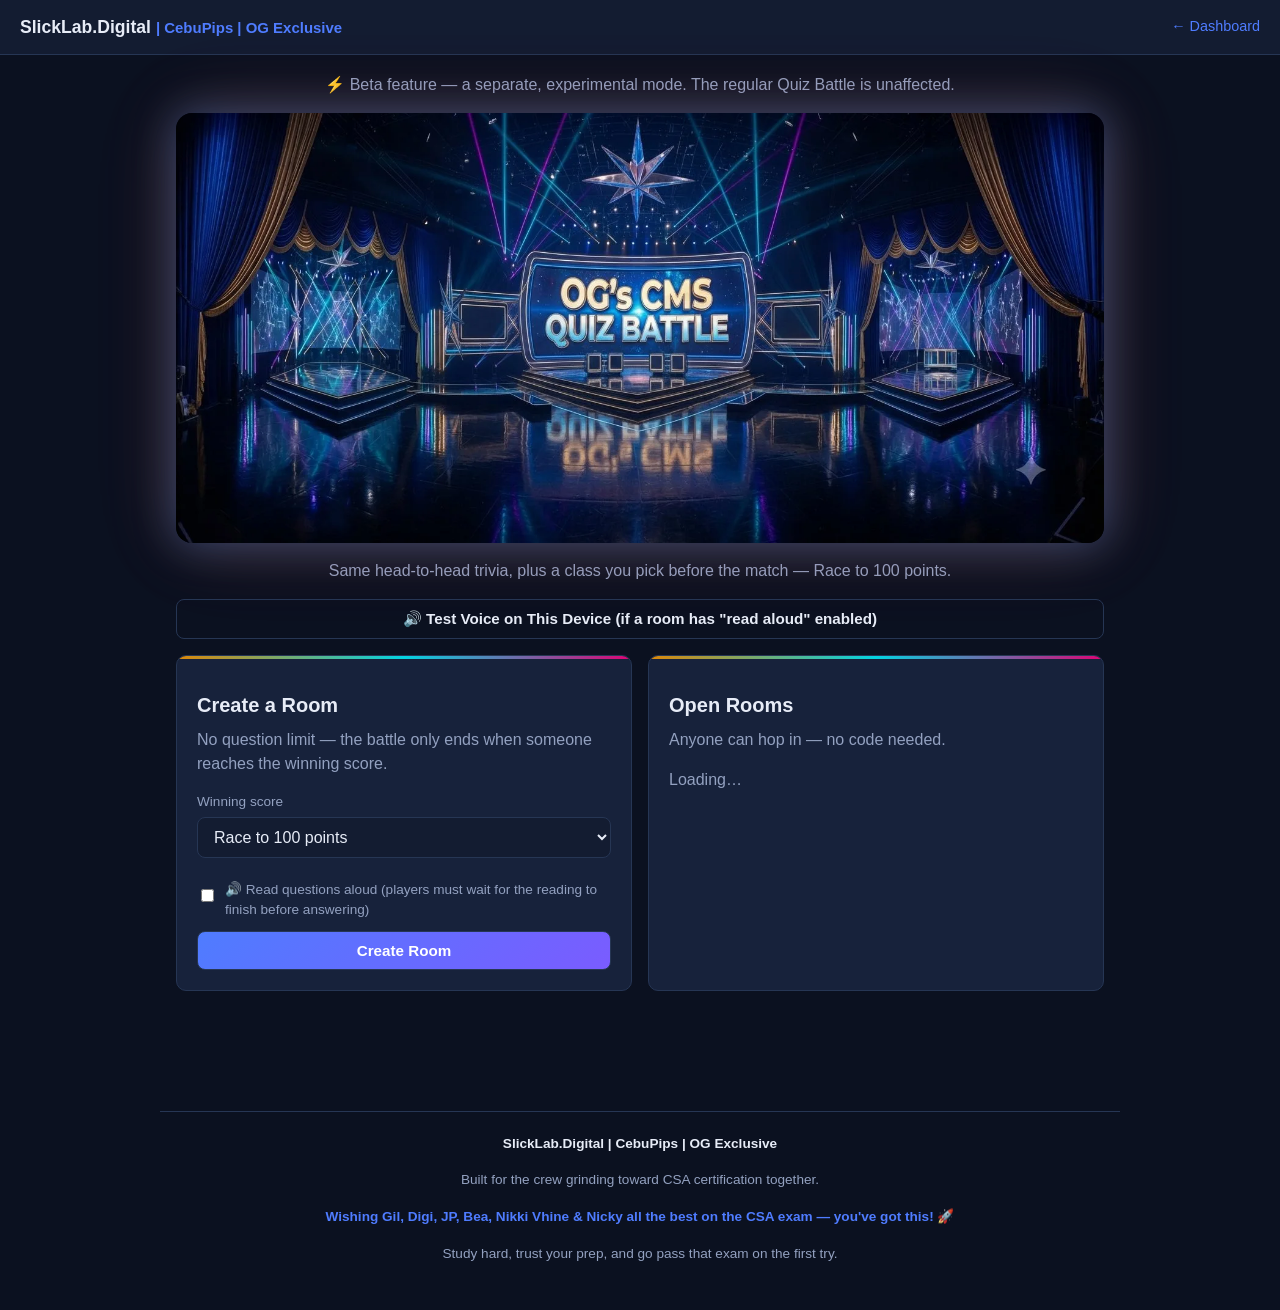
<file: webapp/battle_beta.html>
<!DOCTYPE html>
<html lang="en">
<head>
<meta charset="UTF-8">
<meta name="viewport" content="width=device-width, initial-scale=1.0">
<title>Spellfire Beta | SlickLab.Digital</title>
<link rel="stylesheet" href="assets/css/style.css">
<style>
  #floatingReactions { position: fixed; inset: 0; pointer-events: none; z-index: 9999; overflow: hidden; }
  .floating-reaction {
    position: absolute; bottom: 60px; font-size: 2rem;
    animation: floatUpFade 2.2s ease-out forwards;
  }
  @keyframes floatUpFade {
    0% { transform: translateY(0); opacity: 1; }
    100% { transform: translateY(-160px); opacity: 0; }
  }
  .reaction-btn { font-size: 1.3rem; padding: 4px 10px; }
  #screenFlash {
    position: fixed; inset: 0; pointer-events: none; z-index: 9997;
    opacity: 0; transition: opacity 0.25s ease;
  }
  #screenFlash.flash-correct { background: radial-gradient(circle, rgba(47,191,113,0.32), transparent 70%); opacity: 1; }
  #screenFlash.flash-wrong { background: radial-gradient(circle, rgba(239,90,90,0.32), transparent 70%); opacity: 1; }
  #screenFlash.flash-go { background: radial-gradient(circle, rgba(47,191,113,0.4), transparent 70%); opacity: 1; }
  #goStamp {
    position: absolute; top: 50%; left: 50%;
    font-size: 4rem; font-weight: 900; color: #2fbf71; letter-spacing: 2px;
    text-shadow: 0 0 24px rgba(47,191,113,0.9), 0 4px 10px rgba(0,0,0,0.6);
    opacity: 0; transform: translate(-50%, -50%) scale(0.4);
  }
  #screenFlash.flash-go #goStamp { animation: goStampPop 0.75s ease-out forwards; }
  @keyframes goStampPop {
    0% { opacity: 0; transform: translate(-50%, -50%) scale(0.4); }
    30% { opacity: 1; transform: translate(-50%, -50%) scale(1.15); }
    60% { opacity: 1; transform: translate(-50%, -50%) scale(1); }
    100% { opacity: 0; transform: translate(-50%, -50%) scale(1); }
  }
  #battleQuestionCard { border: 2px solid transparent; transition: border-color 0.3s ease, box-shadow 0.3s ease; }
  #battleQuestionCard.locked {
    border-color: rgba(239,90,90,0.55);
    animation: lockPulse 1.6s ease-in-out infinite;
  }
  @keyframes lockPulse {
    0%, 100% { box-shadow: 0 0 14px rgba(239,90,90,0.18); }
    50% { box-shadow: 0 0 22px rgba(239,90,90,0.4); }
  }
  #lockCountdownOverlay {
    position: fixed; inset: 0; z-index: 9996; pointer-events: none;
    display: flex; align-items: center; justify-content: center;
    opacity: 0; transition: opacity 0.2s ease;
  }
  #lockCountdownOverlay.show { opacity: 1; }
  #lockCountdownOverlay .countdown-number {
    font-size: 10rem; line-height: 1; font-weight: 900; color: #fff;
    text-shadow: 0 0 50px rgba(239,90,90,0.95), 0 8px 18px rgba(0,0,0,0.7);
    animation: countdownPulse 1s ease-out;
  }
  #lockCountdownOverlay .countdown-reading {
    font-size: 1.4rem; font-weight: 700; color: #f1f5f9;
    background: rgba(15,23,42,0.78); padding: 12px 28px; border-radius: 999px;
    text-shadow: 0 2px 6px rgba(0,0,0,0.6);
    border: 1px solid rgba(239,90,90,0.4);
  }
  @keyframes countdownPulse {
    0% { transform: scale(0.5); opacity: 0; }
    40% { transform: scale(1.2); opacity: 1; }
    100% { transform: scale(1); opacity: 1; }
  }
  @media (max-width: 560px) {
    #lockCountdownOverlay .countdown-number { font-size: 6rem; }
  }
  .avatar-wrap { display: inline-flex; flex-shrink: 0; vertical-align: middle; }
  .avatar-img { border-radius: 50%; object-fit: cover; }
  .avatar-fallback {
    border-radius: 50%; color: #fff; font-weight: 700;
    align-items: center; justify-content: center;
  }
  .stage-banner {
    position: relative;
    width: 100%;
    aspect-ratio: 1520 / 704;
    background-image: url('assets/user_images/stage.webp');
    background-size: cover;
    background-position: center;
    border-radius: 16px;
    box-shadow: 0 0 40px rgba(80, 140, 255, 0.35), 0 0 70px rgba(255, 176, 32, 0.18), 0 0 90px rgba(255, 62, 200, 0.1);
    margin-bottom: 14px;
    overflow: hidden;
  }
  .stage-cast {
    position: absolute; inset: 0;
    display: flex; justify-content: center; align-items: flex-end;
    padding: 0 2%;
    pointer-events: none;
  }
  .stage-cast img {
    height: 44%; max-height: 180px; max-width: 13%; width: auto; object-fit: contain;
    filter: drop-shadow(0 6px 10px rgba(0,0,0,0.55));
    margin: 0 -3.5%;
    transition: filter 0.4s ease, opacity 0.4s ease;
  }
  @media (max-width: 560px) {
    .stage-cast img { height: 36%; margin: 0 -2.5%; }
  }
  .stage-cast.roster img {
    filter: brightness(0) drop-shadow(0 6px 10px rgba(0,0,0,0.6));
    opacity: 1;
  }
  .stage-cast.roster img.joined {
    filter: drop-shadow(0 6px 10px rgba(0,0,0,0.55));
    opacity: 1;
  }

  /* Podium-style player cards */
  .podium-row { display: flex; gap: 14px; flex-wrap: wrap; justify-content: center; padding: 10px 4px; }
  .podium-card { display: flex; flex-direction: column; align-items: center; width: 96px; }
  .podium-buzzer {
    width: 20px; height: 20px; border-radius: 50%;
    background: radial-gradient(circle at 35% 30%, #ff8080, #b91c1c 70%);
    box-shadow: 0 0 8px rgba(239,90,90,0.6), inset 0 -2px 4px rgba(0,0,0,0.4);
    margin-bottom: 4px;
    transition: transform 0.25s ease, background 0.25s ease, box-shadow 0.25s ease;
    animation: buzzerPulse 1.6s ease-in-out infinite;
  }
  .podium-buzzer.answered {
    background: radial-gradient(circle at 35% 30%, #8dffb0, #15803d 70%);
    box-shadow: 0 0 14px rgba(47,191,113,0.9), inset 0 -2px 4px rgba(0,0,0,0.4);
    transform: scale(1.2);
    animation: none;
  }
  @keyframes buzzerPulse {
    0%, 100% { box-shadow: 0 0 8px rgba(239,90,90,0.6); }
    50% { box-shadow: 0 0 15px rgba(239,90,90,0.9); }
  }
  .podium-avatar { margin-bottom: -10px; z-index: 2; filter: drop-shadow(0 4px 6px rgba(0,0,0,0.5)); }
  .podium-base {
    width: 100%;
    background: linear-gradient(180deg, #2a3a6b 0%, #16213e 100%);
    border: 2px solid #d4af37;
    border-radius: 10px 10px 4px 4px;
    padding: 14px 6px 8px;
    text-align: center;
    box-shadow: 0 4px 12px rgba(0,0,0,0.4), inset 0 1px 0 rgba(255,255,255,0.15);
  }
  .podium-name { font-size: 0.7rem; color: #cbd5e1; white-space: nowrap; overflow: hidden; text-overflow: ellipsis; }
  .podium-score { font-size: 1.3rem; font-weight: 800; color: #ffd700; text-shadow: 0 0 8px rgba(255,215,0,0.5); }
  .podium-streak { font-size: 0.75rem; margin-top: 2px; }
  .podium-mana { width: 100%; height: 5px; background: var(--bg-elevated); border-radius: 999px; margin-top: 4px; overflow: hidden; }
  .podium-mana-fill { height: 100%; background: linear-gradient(90deg, var(--neon-cyan), var(--neon-magenta)); transition: width 0.4s ease; }
  .podium-class-badge { font-size: 0.62rem; text-transform: uppercase; letter-spacing: 0.03em; color: var(--text-dim); margin-top: 2px; }

  /* Results screen: stage backdrop + winner spotlight + confetti */
  .results-stage {
    position: relative;
    width: 100%;
    aspect-ratio: 1520 / 704;
    background-image: url('assets/user_images/stage.webp');
    background-size: cover;
    background-position: center;
    border-radius: 16px;
    overflow: hidden;
    margin-bottom: 16px;
    box-shadow: 0 0 40px rgba(80, 140, 255, 0.35), 0 0 80px rgba(255, 200, 80, 0.12);
  }
  .winner-spotlight {
    position: absolute; inset: 0;
    display: none; flex-direction: column; align-items: center; justify-content: flex-end;
    padding-bottom: 6%;
  }
  .winner-avatar-wrap { animation: winnerPulse 2s ease-in-out infinite; filter: drop-shadow(0 0 30px rgba(255,215,0,0.7)) drop-shadow(0 8px 12px rgba(0,0,0,0.6)); }
  @keyframes winnerPulse {
    0%, 100% { transform: scale(1); }
    50% { transform: scale(1.05); }
  }
  .winner-name-banner {
    margin-top: 10px;
    background: linear-gradient(135deg, #ffd700, #ffb300);
    color: #1a1a2e;
    font-weight: 800;
    padding: 6px 20px;
    border-radius: 999px;
    font-size: 1.05rem;
    box-shadow: 0 4px 12px rgba(0,0,0,0.4);
  }
  #confettiLayer { position: absolute; inset: 0; pointer-events: none; overflow: hidden; }
  .confetti-piece {
    position: absolute; top: -20px; width: 8px; height: 14px;
    animation: confettiFall linear forwards;
  }
  @keyframes confettiFall {
    0% { transform: translateY(0) rotate(0deg); opacity: 1; }
    100% { transform: translateY(420px) rotate(360deg); opacity: 0.3; }
  }

  /* revealBanner: previous-question result -- was one run-on middot-joined
     line, hard to scan past 2-3 players and with no real visual emphasis
     on the correct answer (the old markup used a "correct-line" class that
     only has styling when nested under .flashcard .fc-answer -- a no-op
     here, so the "correct answer" text rendered as plain unstyled text). */
  .reveal-header { font-size: 0.72rem; text-transform: uppercase; letter-spacing: 0.04em; color: var(--text-dim); margin-bottom: 6px; }
  .reveal-correct-badge {
    display: inline-flex; align-items: center; gap: 6px;
    background: rgba(47,191,113,0.14); color: var(--success);
    border: 1px solid rgba(47,191,113,0.35); border-radius: 8px;
    padding: 7px 12px; font-weight: 700; font-size: 0.9rem; margin-bottom: 10px;
  }
  .reveal-answer-list { border-top: 1px dashed var(--border); padding-top: 6px; }
  .reveal-answer-row { display: flex; align-items: center; justify-content: space-between; padding: 6px 0; }
  .reveal-answer-row + .reveal-answer-row { border-top: 1px solid var(--border); }
  .reveal-answer-points { font-weight: 700; font-size: 0.88rem; }
  .reveal-answer-points.correct { color: var(--success); }
  .reveal-answer-points.wrong { color: var(--text-dim); font-weight: 600; }

  /* Class select */
  .class-grid { display: grid; grid-template-columns: repeat(auto-fill, minmax(150px, 1fr)); gap: 10px; margin: 12px 0; }
  .class-card {
    background: var(--bg-elevated); border: 2px solid var(--border); border-radius: 10px;
    padding: 12px; text-align: center; cursor: pointer; transition: border-color 0.15s ease, transform 0.15s ease;
  }
  .class-card:hover { border-color: var(--neon-cyan); transform: translateY(-2px); }
  .class-card.selected { border-color: var(--neon-magenta); box-shadow: 0 0 14px rgba(255,0,127,0.35); }
  .class-card.locked { opacity: 0.45; cursor: not-allowed; }
  .class-card.locked:hover { border-color: var(--border); transform: none; }
  .class-card .class-icon { font-size: 1.8rem; }
  /* Icon frames cropped from a pixel-art UI kit (assets/icons/class-frame-*.webp)
     -- image-rendering:pixelated keeps them crisp when scaled up from their
     native ~24x24 source, same technique as the coin-spin sprite. */
  .class-icon-framed {
    display: inline-flex; align-items: center; justify-content: center;
    width: 40px; height: 40px; margin: 0 auto;
    background-size: contain; background-repeat: no-repeat; background-position: center;
    image-rendering: pixelated; font-size: 1.3rem;
  }
  .class-icon-framed.speedster { background-image: url('assets/icons/class-frame-cyan.webp'); }
  .class-icon-framed.saboteur { background-image: url('assets/icons/class-frame-purple.webp'); }
  .my-class-icon-framed {
    display: inline-flex; align-items: center; justify-content: center;
    width: 26px; height: 26px; vertical-align: -8px; margin-right: 4px;
    background-size: contain; background-repeat: no-repeat; background-position: center;
    image-rendering: pixelated; font-size: 0.9rem;
  }
  .my-class-icon-framed.speedster { background-image: url('assets/icons/class-frame-cyan.webp'); }
  .my-class-icon-framed.saboteur { background-image: url('assets/icons/class-frame-purple.webp'); }
  .class-card .class-name { font-weight: 700; font-size: 0.85rem; margin-top: 4px; }
  .class-card .class-tag { font-size: 0.68rem; color: var(--text-dim); margin-top: 2px; }

  /* In-battle personal ability panel -- deliberately overrides .card's
     `animation: cardEnter ... both` here: that animation never gets a
     chance to run while the element starts life at display:none (CSS
     animations don't tick on undisplayed elements), and toggling display
     to 'block' later doesn't reliably restart it in every browser -- it
     can get stuck holding the animation's 0% keyframe (opacity:0)
     indefinitely, i.e. present in the DOM with correct text but invisible. */
  #myAbilityPanel { display: none; animation: none; }
  .mana-bar-wrap { background: var(--bg-elevated); border-radius: 999px; height: 10px; overflow: hidden; margin: 6px 0; }
  .mana-bar-fill { height: 100%; background: linear-gradient(90deg, var(--neon-cyan), var(--neon-magenta)); transition: width 0.4s ease; }
  .milestone-toast {
    position: fixed; top: 70px; left: 50%; transform: translateX(-50%);
    background: var(--bg-card); border: 1px solid var(--neon-gold); border-radius: 999px;
    padding: 10px 20px; font-weight: 700; z-index: 9998;
    box-shadow: 0 0 20px rgba(255,153,0,0.4);
    animation: milestoneToastPop 2.4s ease-out forwards;
  }
  @keyframes milestoneToastPop {
    0% { opacity: 0; transform: translateX(-50%) translateY(-12px); }
    15% { opacity: 1; transform: translateX(-50%) translateY(0); }
    85% { opacity: 1; }
    100% { opacity: 0; transform: translateX(-50%) translateY(-8px); }
  }
</style>
</head>
<body>
<div class="topbar">
  <div class="brand"><a href="dashboard.html" style="color:inherit;">SlickLab.Digital <span class="brand-accent">| CebuPips | OG Exclusive</span></a></div>
  <div class="topbar-actions"><a href="dashboard.html">&larr; Dashboard</a></div>
</div>

<div id="floatingReactions"></div>
<div id="screenFlash"><div id="goStamp">GO!</div></div>
<div id="lockCountdownOverlay"></div>

<div class="container">
  <p class="muted" style="text-align:center; margin-top:-6px;">⚡ Beta feature &mdash; a separate, experimental mode. The regular Quiz Battle is unaffected.</p>

  <!-- Intro: create or join -->
  <div id="introScreen">
    <div class="stage-banner" role="img" aria-label="Spellfire Beta — lit up faces are online now">
      <div class="stage-cast roster" id="stageCast"></div>
    </div>
    <p class="muted" style="text-align:center;">Same head-to-head trivia, plus a class you pick before the match — Race to 100 points.</p>
    <button class="btn secondary" id="testVoiceBtn" type="button" style="width:100%; margin-bottom:16px;">🔊 Test Voice on This Device (if a room has "read aloud" enabled)</button>

    <div class="grid-2">
      <div class="card">
        <h2>Create a Room</h2>
        <p class="muted" style="margin-top:-6px;">No question limit &mdash; the battle only ends when someone reaches the winning score.</p>
        <label for="winningScoreSelect">Winning score</label>
        <select id="winningScoreSelect">
          <option value="50">First to 50 points</option>
          <option value="100" selected>Race to 100 points</option>
          <option value="150">First to 150 points</option>
          <option value="200">First to 200 points</option>
        </select>
        <label style="display:flex; align-items:center; gap:8px; margin:10px 0;">
          <input type="checkbox" id="ttsEnabledCheckbox" style="width:auto;">
          🔊 Read questions aloud (players must wait for the reading to finish before answering)
        </label>
        <button class="btn" id="createBtn" style="width:100%;">Create Room</button>
      </div>
      <div class="card">
        <h2>Open Rooms</h2>
        <p class="muted" style="margin-top:-6px;">Anyone can hop in &mdash; no code needed.</p>
        <div id="openRoomsList"><p class="muted">Loading&hellip;</p></div>
      </div>
    </div>
  </div>

  <!-- Lobby -->
  <div id="lobbyScreen" style="display:none;">
    <h1>Room <span id="lobbyCode" class="brand-accent"></span></h1>
    <p class="muted">Share this code with your teammates. Pick a class, then everyone hits Ready before the host can start.</p>
    <div class="stage-banner" role="img" aria-label="Teammates in this room">
      <div class="stage-cast roster" id="lobbyStageCast"></div>
    </div>

    <div class="card">
      <h2>Choose Your Class</h2>
      <p class="muted" style="margin-top:-6px;">Every ability is self-contained &mdash; nothing targets another player. Unlocks at 10 / 50 / 75 points.</p>
      <div class="class-grid" id="classGrid"></div>
    </div>

    <div class="card">
      <div id="lobbyParticipants"></div>
    </div>
    <div class="card">
      <h2>📋 How This Works</h2>
      <ul style="margin: 6px 0 0; padding-left: 20px; line-height: 1.7;">
        <li>Everyone gets the <strong>same questions at the same time</strong> &mdash; answer fast and correctly for the most points. There's no question limit; the battle only ends when someone reaches the winning score.</li>
        <li>Your class passive is active from the start; new abilities unlock automatically at <strong>10, 50, and 75 points</strong>.</li>
        <li>Some questions are worth <strong>⚡ 2x points</strong> &mdash; those are drawn from the toughest categories overall.</li>
        <li>You can leave anytime with <strong>Quit Battle</strong>; the host can end the battle for everyone with <strong>End Battle</strong>.</li>
      </ul>
    </div>
    <div class="btn-row">
      <button class="btn secondary" id="leaveLobbyBtn">Leave Room</button>
      <button class="btn secondary" id="readyBtn">Ready Up</button>
      <button class="btn" id="startBattleBtn" style="display:none;">Start Battle</button>
    </div>
  </div>

  <!-- Live battle -->
  <div id="battleScreen" style="display:none;">
    <div class="exam-header">
      <div class="exam-progress-text" id="battleProgressText"></div>
      <button class="btn secondary" id="muteToggleBtn" style="padding:6px 10px;" title="Toggle sound">🔊</button>
      <div class="timer" id="battleTimer">20</div>
    </div>

    <div class="btn-row" style="justify-content:flex-end; margin-bottom:10px;">
      <button class="btn danger" id="hostEndBattleBtn" style="display:none; padding:6px 12px; font-size:0.85rem;">End Battle</button>
      <button class="btn secondary" id="quitBattleBtn" style="padding:6px 12px; font-size:0.85rem;">Quit Battle</button>
    </div>

    <div id="myAbilityPanel" class="card" style="padding:12px;">
      <div class="btn-row" style="justify-content:space-between; align-items:center;">
        <strong id="myClassLabel"></strong>
        <span class="muted" id="myTierLabel"></span>
      </div>
      <div class="mana-bar-wrap"><div class="mana-bar-fill" id="myManaFill" style="width:0%;"></div></div>
      <p class="muted" id="myAbilityNote" style="margin:4px 0 0; font-size:0.8rem;"></p>
    </div>

    <div id="scoreboardStrip" class="card" style="padding:12px;"></div>

    <div id="scoreRaceChart" class="card" style="padding:12px;"></div>

    <div id="revealBanner" class="card" style="display:none;"></div>

    <div id="pauseBanner" class="card" style="display:none;">
      <h2>⏸️ Battle Paused</h2>
      <p id="pauseMessage" class="muted"></p>
      <div class="btn-row" id="pauseHostControls" style="display:none;">
        <button class="btn secondary" id="kickBtn">Kick Disconnected Player</button>
        <button class="btn danger" id="endBattleBtn">End Battle Now</button>
      </div>
    </div>

    <div class="card" id="battleQuestionCard">
      <div class="fc-label" id="battleCategory"></div>
      <h2 id="battleQuestionText"></h2>
      <p class="muted" id="battleChooseHint"></p>
      <div id="battleOptions"></div>
    </div>
  </div>

  <!-- Results -->
  <div id="resultsScreen" style="display:none;">
    <div class="results-stage">
      <div id="confettiLayer"></div>
      <div class="winner-spotlight" id="winnerSpotlight"></div>
    </div>
    <div class="card" id="battleResultsCard"></div>
    <button class="btn" id="backToDashboardBtn">Back to Dashboard</button>
  </div>

</div>

<footer class="site-footer">
  <div class="footer-brand">SlickLab.Digital | CebuPips | OG Exclusive</div>
  <p>Built for the crew grinding toward CSA certification together.</p>
  <p class="footer-wish">Wishing Gil, Digi, JP, Bea, Nikki Vhine &amp; Nicky all the best on the CSA exam — you've got this! 🚀</p>
  <p class="muted">Study hard, trust your prep, and go pass that exam on the first try.</p>
</footer>

<script src="assets/js/api.js"></script>
<script src="assets/js/lib/rank-icons.js"></script>
<script src="assets/js/battle-sound.js"></script>
<script src="assets/js/battle_beta.js"></script>
</body>
</html>
</file>
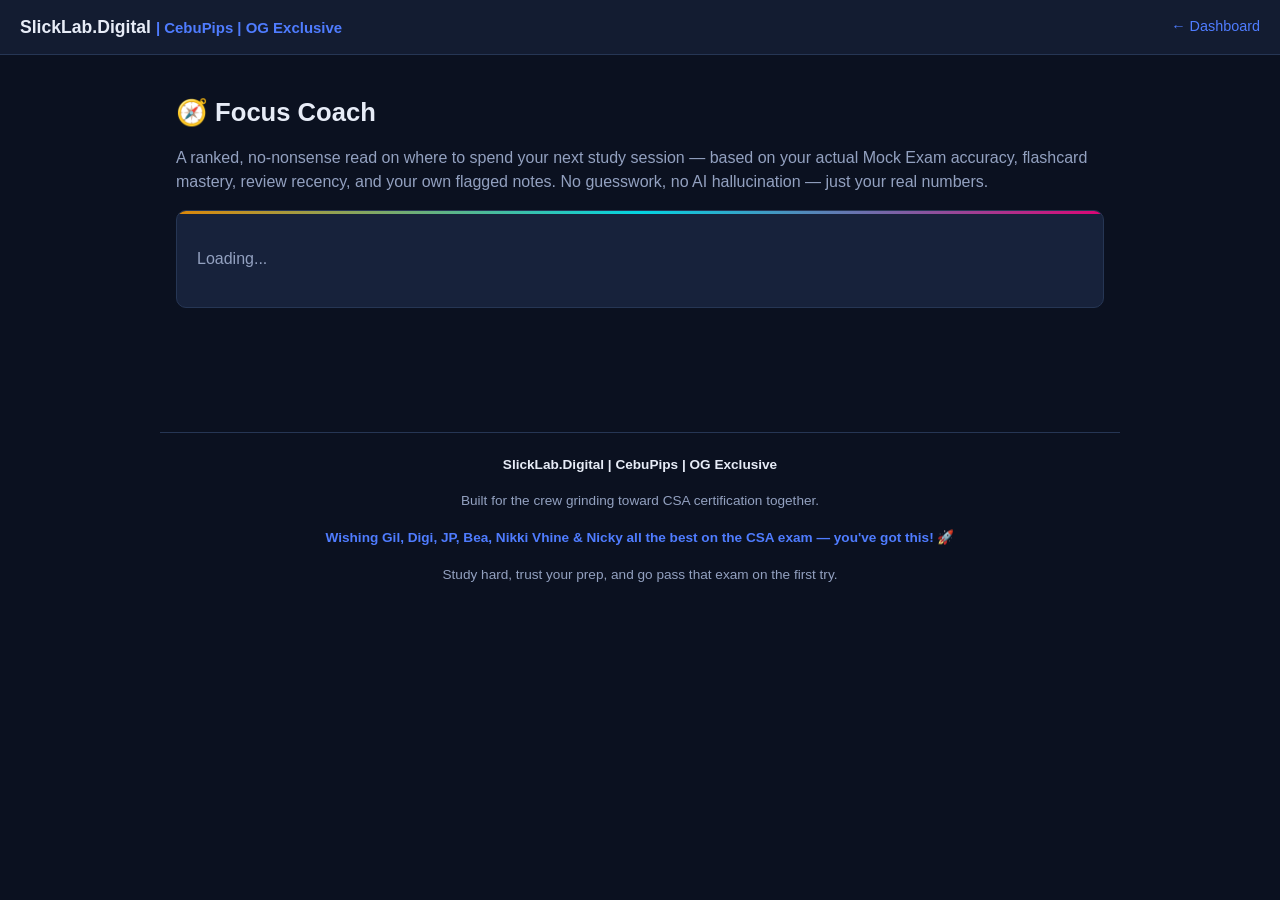
<file: webapp/coach.html>
<!DOCTYPE html>
<html lang="en">
<head>
<meta charset="UTF-8">
<meta name="viewport" content="width=device-width, initial-scale=1.0">
<title>Focus Coach | SlickLab.Digital</title>
<link rel="stylesheet" href="assets/css/style.css">
<style>
  .coach-item {
    background: var(--bg-card); border: 1px solid var(--border); border-radius: var(--radius);
    padding: 16px 18px; margin-bottom: 14px;
  }
  .coach-item.rank-1 { border-color: var(--danger); }
  .coach-item.rank-2 { border-color: var(--warning); }
  .coach-item.rank-3 { border-color: var(--warning); }
  .coach-item-head { display: flex; justify-content: space-between; align-items: center; gap: 10px; margin-bottom: 8px; }
  .coach-rank { font-size: 1.4rem; font-weight: 800; color: var(--text-dim); min-width: 32px; }
  .coach-cat { font-size: 1.1rem; font-weight: 700; flex: 1; }
  .coach-score { font-size: 0.85rem; color: var(--text-dim); white-space: nowrap; }
  .coach-bar { background: var(--bg-elevated); border-radius: 6px; height: 8px; overflow: hidden; margin-bottom: 10px; }
  .coach-bar-fill { height: 100%; background: var(--danger); }
  .coach-reasons { list-style: none; padding: 0; margin: 0 0 12px; color: var(--text-dim); font-size: 0.86rem; }
  .coach-reasons li { padding: 2px 0; }
  .coach-reasons li::before { content: "• "; color: var(--accent); }
  #coachSummary { margin-bottom: 20px; }
</style>
</head>
<body>
<div class="topbar">
  <div class="brand"><a href="dashboard.html" style="color:inherit;">SlickLab.Digital <span class="brand-accent">| CebuPips | OG Exclusive</span></a></div>
  <div class="topbar-actions"><a href="dashboard.html">&larr; Dashboard</a></div>
</div>

<div class="container">
  <h1>🧭 Focus Coach</h1>
  <p class="muted">A ranked, no-nonsense read on where to spend your next study session &mdash; based on your actual Mock Exam accuracy, flashcard mastery, review recency, and your own flagged notes. No guesswork, no AI hallucination &mdash; just your real numbers.</p>

  <div class="card" id="coachSummary"><p class="muted">Loading...</p></div>

  <div id="coachList"></div>
</div>

<footer class="site-footer">
  <div class="footer-brand">SlickLab.Digital | CebuPips | OG Exclusive</div>
  <p>Built for the crew grinding toward CSA certification together.</p>
  <p class="footer-wish">Wishing Gil, Digi, JP, Bea, Nikki Vhine &amp; Nicky all the best on the CSA exam — you've got this! 🚀</p>
  <p class="muted">Study hard, trust your prep, and go pass that exam on the first try.</p>
</footer>

<script src="assets/js/api.js"></script>
<script>
(async () => {
  const me = await requireAuth();
  if (!me) return;

  const escapeHtml = (str) => {
    const div = document.createElement('div');
    div.textContent = str;
    return div.innerHTML;
  };

  const { categories } = await API.focusCoach();

  const summaryEl = document.getElementById('coachSummary');
  if (!categories.length) {
    summaryEl.innerHTML = '<p class="muted">No question categories found yet.</p>';
    document.getElementById('coachList').innerHTML = '';
    return;
  }

  const top3 = categories.slice(0, 3).map(c => c.category);
  summaryEl.innerHTML = `
    <h2 style="margin-top:0;">Study these next</h2>
    <p class="muted">In priority order: <strong>${top3.map(escapeHtml).join(' &rarr; ')}</strong></p>
  `;

  const maxScore = Math.max(...categories.map(c => c.priorityScore), 1);
  document.getElementById('coachList').innerHTML = categories.map((c, i) => {
    const rank = i + 1;
    const barColor = c.priorityScore >= 65 ? 'var(--danger)' : c.priorityScore >= 40 ? 'var(--warning)' : 'var(--success)';
    const examLabel = c.examPercent !== null ? `${c.examPercent}%` : '—';
    return `
      <div class="coach-item ${rank <= 3 ? 'rank-' + rank : ''}">
        <div class="coach-item-head">
          <span class="coach-rank">#${rank}</span>
          <span class="coach-cat">${escapeHtml(c.category)}</span>
          <span class="coach-score">Priority ${c.priorityScore} &middot; Exam ${examLabel} &middot; ${c.knownPercent}% mastered</span>
        </div>
        <div class="coach-bar"><div class="coach-bar-fill" style="width:${(c.priorityScore / maxScore) * 100}%; background:${barColor};"></div></div>
        <ul class="coach-reasons">${c.reasons.map(r => `<li>${escapeHtml(r)}</li>`).join('')}</ul>
        <div class="btn-row">
          <a class="btn" href="flashcards.html?category=${encodeURIComponent(c.category)}&filter=all&mode=drill">▶ 1-Min Drill</a>
          <a class="btn secondary" href="flashcards.html?category=${encodeURIComponent(c.category)}&filter=all">Study in Flashcards &rarr;</a>
        </div>
      </div>`;
  }).join('');
})();
</script>
</body>
</html>
</file>
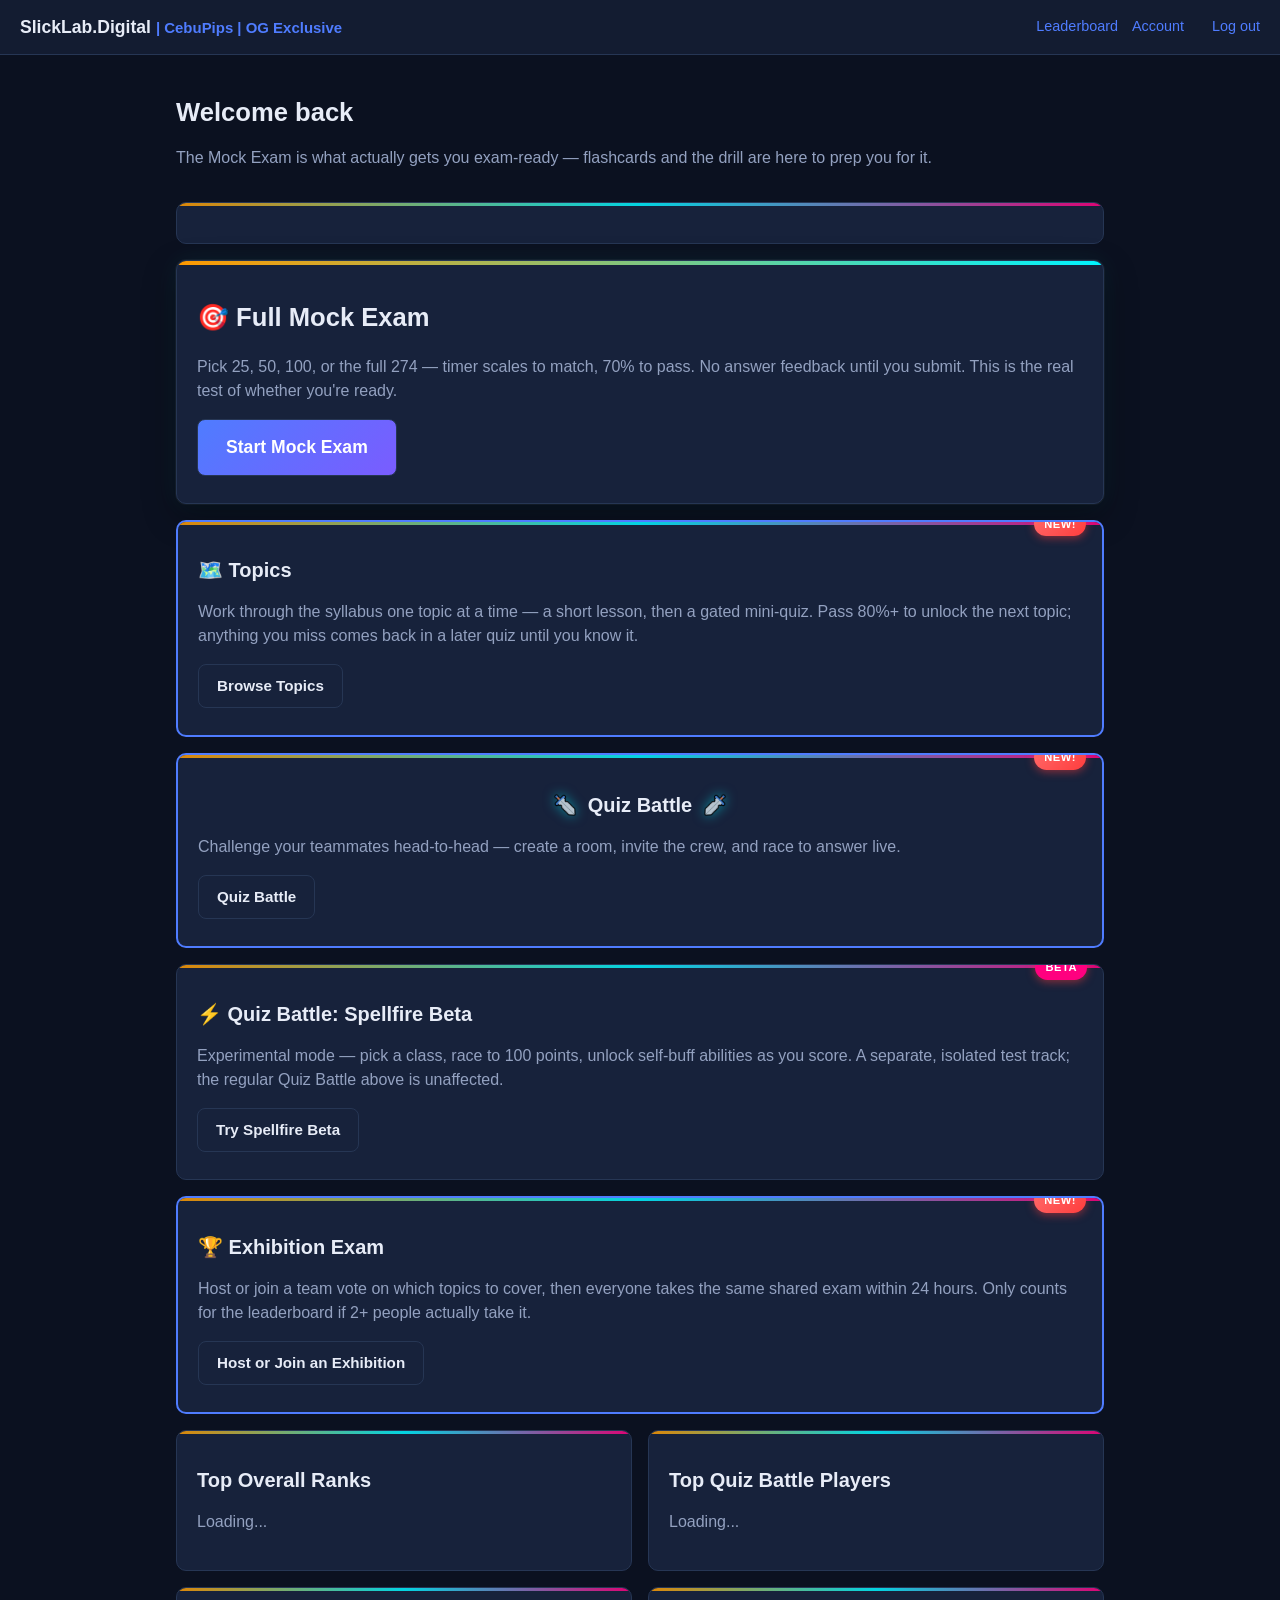
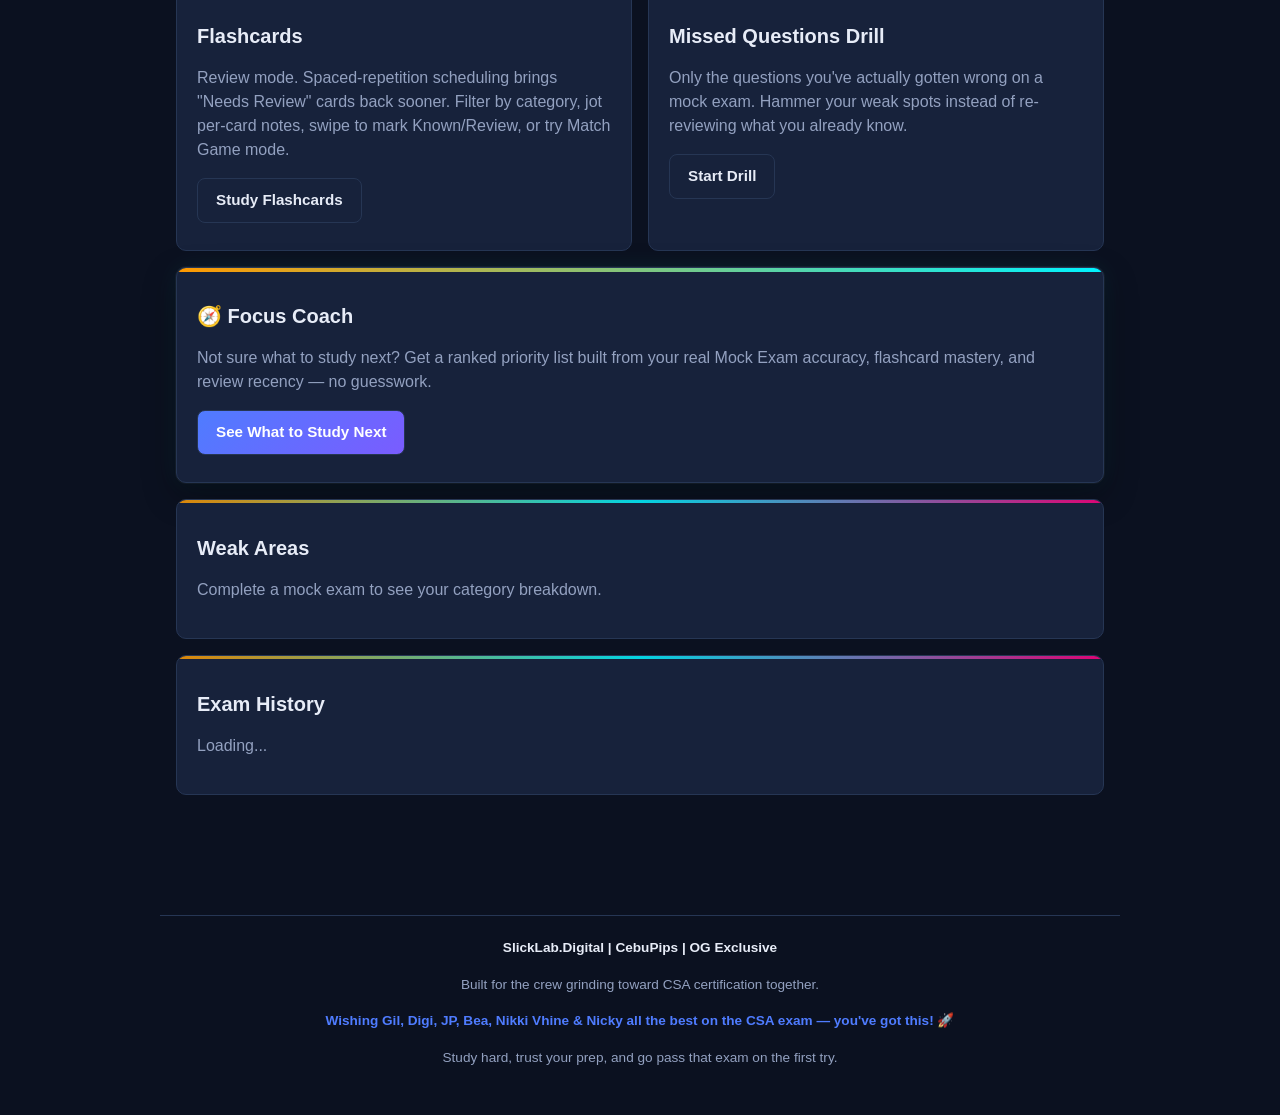
<file: webapp/dashboard.html>
<!DOCTYPE html>
<html lang="en">
<head>
<meta charset="UTF-8">
<meta name="viewport" content="width=device-width, initial-scale=1.0">
<title>Dashboard | SlickLab.Digital</title>
<link rel="stylesheet" href="assets/css/style.css">
<style>
  .battle-card-highlight {
    position: relative;
    border: 2px solid #4f7cff;
    animation: battleCardGlow 3s ease-in-out infinite;
  }
  @keyframes battleCardGlow {
    0%, 100% { box-shadow: 0 0 12px rgba(79,124,255,0.35); border-color: #4f7cff; }
    33% { box-shadow: 0 0 18px rgba(255,107,107,0.4); border-color: #ff6b6b; }
    66% { box-shadow: 0 0 18px rgba(255,215,0,0.4); border-color: #ffd700; }
  }
  .battle-header {
    display: flex; align-items: center; justify-content: center; gap: 10px;
  }
  .battle-header img {
    width: 26px; height: 26px; object-fit: contain;
    filter: drop-shadow(0 0 6px rgba(0,243,255,0.5));
  }
  .battle-header img.mirror { transform: scaleX(-1); }
  .new-badge {
    position: absolute; top: -10px; right: 16px;
    background: linear-gradient(135deg, #ff6b6b, #ff3d3d);
    color: #fff; font-size: 0.7rem; font-weight: 800;
    padding: 4px 10px; border-radius: 999px;
    box-shadow: 0 2px 8px rgba(255,60,60,0.5);
    animation: newBadgePulse 1.6s ease-in-out infinite;
    letter-spacing: 0.5px;
  }
  @keyframes newBadgePulse {
    0%, 100% { transform: scale(1); }
    50% { transform: scale(1.12); }
  }
</style>
</head>
<body>
<div class="topbar">
  <div class="brand">SlickLab.Digital <span class="brand-accent">| CebuPips | OG Exclusive</span></div>
  <div class="topbar-actions">
    <a href="leaderboard.html">Leaderboard</a>
    <a href="account.html">Account</a>
    <span id="whoami"></span>
    <a href="#" id="logoutLink">Log out</a>
  </div>
</div>

<div class="container">
  <h1>Welcome back</h1>
  <p class="muted">The Mock Exam is what actually gets you exam-ready &mdash; flashcards and the drill are here to prep you for it.</p>

  <div class="card" id="countdownCard" style="display:none;"></div>

  <div class="stat-grid" id="statGrid"></div>

  <div class="card" id="streakCard"></div>

  <!-- Mock Exam: primary featured mode -->
  <div class="card featured">
    <h2 style="font-size:1.6rem;">🎯 Full Mock Exam</h2>
    <p class="muted">Pick 25, 50, 100, or the full 274 &mdash; timer scales to match, 70% to pass. No answer feedback until you submit. This is the real test of whether you're ready.</p>
    <a class="btn" href="exam.html" style="font-size:1.1rem; padding:14px 28px;">Start Mock Exam</a>
  </div>

  <div class="card battle-card-highlight">
    <span class="new-badge">NEW!</span>
    <h2>🗺️ Topics</h2>
    <p class="muted">Work through the syllabus one topic at a time &mdash; a short lesson, then a gated mini-quiz. Pass 80%+ to unlock the next topic; anything you miss comes back in a later quiz until you know it.</p>
    <a class="btn secondary" href="topics.html">Browse Topics</a>
  </div>

  <div class="card battle-card-highlight">
    <span class="new-badge">NEW!</span>
    <h2 class="battle-header">
      <img src="assets/icons/rpg-sword.webp" alt="" class="mirror">
      Quiz Battle
      <img src="assets/icons/rpg-sword.webp" alt="">
    </h2>
    <p class="muted">Challenge your teammates head-to-head &mdash; create a room, invite the crew, and race to answer live.</p>
    <a class="btn secondary" href="battle.html">Quiz Battle</a>
  </div>

  <div class="card">
    <span class="new-badge" style="background:var(--neon-magenta);">BETA</span>
    <h2>⚡ Quiz Battle: Spellfire Beta</h2>
    <p class="muted">Experimental mode &mdash; pick a class, race to 100 points, unlock self-buff abilities as you score. A separate, isolated test track; the regular Quiz Battle above is unaffected.</p>
    <a class="btn secondary" href="battle_beta.html">Try Spellfire Beta</a>
  </div>

  <div class="card battle-card-highlight">
    <span class="new-badge">NEW!</span>
    <h2>🏆 Exhibition Exam</h2>
    <p class="muted">Host or join a team vote on which topics to cover, then everyone takes the same shared exam within 24 hours. Only counts for the leaderboard if 2+ people actually take it.</p>
    <a class="btn secondary" href="exhibition.html">Host or Join an Exhibition</a>
  </div>

  <div class="grid-2">
    <div class="card">
      <h2><span id="rankWidgetIcon"></span> Top Overall Ranks</h2>
      <div id="examLeaderboardWidget"><p class="muted">Loading...</p></div>
    </div>
    <div class="card">
      <h2><span id="battleWidgetIcon"></span> Top Quiz Battle Players</h2>
      <div id="battleLeaderboardWidget"><p class="muted">Loading...</p></div>
    </div>
  </div>

  <div class="grid-2">
    <div class="card">
      <h2>Flashcards</h2>
      <p class="muted">Review mode. Spaced-repetition scheduling brings "Needs Review" cards back sooner. Filter by category, jot per-card notes, swipe to mark Known/Review, or try Match Game mode.</p>
      <a class="btn secondary" href="flashcards.html">Study Flashcards</a>
    </div>
    <div class="card">
      <h2>Missed Questions Drill</h2>
      <p class="muted">Only the questions you've actually gotten wrong on a mock exam. Hammer your weak spots instead of re-reviewing what you already know.</p>
      <a class="btn secondary" href="drill.html">Start Drill</a>
    </div>
  </div>

  <div class="card featured">
    <h2>🧭 Focus Coach</h2>
    <p class="muted">Not sure what to study next? Get a ranked priority list built from your real Mock Exam accuracy, flashcard mastery, and review recency &mdash; no guesswork.</p>
    <a class="btn" href="coach.html">See What to Study Next</a>
  </div>

  <div class="card">
    <h2>Weak Areas</h2>
    <div id="weakAreasWrap"><p class="muted">Complete a mock exam to see your category breakdown.</p></div>
  </div>

  <div class="card">
    <h2>Exam History</h2>
    <div id="historyWrap"><p class="muted">Loading...</p></div>
  </div>
</div>

<footer class="site-footer">
  <div class="footer-brand">SlickLab.Digital | CebuPips | OG Exclusive</div>
  <p>Built for the crew grinding toward CSA certification together.</p>
  <p class="footer-wish">Wishing Gil, Digi, JP, Bea, Nikki Vhine &amp; Nicky all the best on the CSA exam — you've got this! 🚀</p>
  <p class="muted">Study hard, trust your prep, and go pass that exam on the first try.</p>
</footer>

<script src="assets/js/api.js"></script>
<script src="assets/js/lib/rank-icons.js"></script>
<script>
(async () => {
  const me = await requireAuth();
  if (!me) return;
  document.getElementById('whoami').textContent = me.username;
  document.getElementById('rankWidgetIcon').innerHTML = RankIcons.trophy();
  document.getElementById('battleWidgetIcon').innerHTML = RankIcons.trophy();

  if (sessionStorage.getItem('showConfidentialityNotice') === '1') {
    sessionStorage.removeItem('showConfidentialityNotice');
    showConfidentialityNotice();
  }

  if (sessionStorage.getItem('showV2Announcement') === '1') {
    sessionStorage.removeItem('showV2Announcement');
    localStorage.setItem('seenV2Announcement', '1');
    showV2Announcement();
  }

  document.getElementById('logoutLink').addEventListener('click', async (e) => {
    e.preventDefault();
    await API.logout();
    window.location.href = 'index.html';
  });

  const [{ questions }, { attempts }, { categories }, { streak, last30 }, { leaderboard, battleLeaderboard }, { topics }] = await Promise.all([
    API.questions(), API.examHistory(), API.categoryStats(), API.activity(), API.leaderboard(), API.topics(),
  ]);

  const escapeHtml = (str) => {
    const div = document.createElement('div');
    div.textContent = str;
    return div.innerHTML;
  };

  // Top overall ranks (points blend Topics mastered + Mock Exam best score +
  // Quiz Battle activity) — surface it on the dashboard instead of making
  // people dig into the separate leaderboard page.
  const examWidget = document.getElementById('examLeaderboardWidget');
  const topRanked = (leaderboard || []).filter(r => r.points > 0).slice(0, 5);
  if (!topRanked.length) {
    examWidget.innerHTML = '<p class="muted">No activity yet — be the first!</p>';
  } else {
    examWidget.innerHTML = topRanked.map((row, i) => `
      <div class="leaderboard-row${i === 0 ? ' top' : ''}">
        <span>${RankIcons.medalByPlace(i) || `${i + 1}.`} ${escapeHtml(row.username)}</span>
        <span class="muted">${RankIcons.medal(row.rankTier)} ${row.rankLabel} &middot; ${row.points} pts</span>
      </div>`).join('') + '<p style="margin-top:10px;"><a href="leaderboard.html">View full leaderboard &rarr;</a></p>';
  }

  // Top Quiz Battle players, front and center on the dashboard instead of buried
  // behind a separate leaderboard page nobody thinks to check.
  const battleWidget = document.getElementById('battleLeaderboardWidget');
  const topBattlers = (battleLeaderboard || []).filter(r => r.battlesPlayed > 0).slice(0, 5);
  if (!topBattlers.length) {
    battleWidget.innerHTML = '<p class="muted">No Quiz Battles played yet — start one above!</p>';
  } else {
    battleWidget.innerHTML = topBattlers.map((row, i) => `
      <div class="leaderboard-row${i === 0 ? ' top' : ''}">
        <span>${RankIcons.medalByPlace(i) || `${i + 1}.`} ${escapeHtml(row.username)}</span>
        <span class="muted">${row.battlesWon} win${row.battlesWon === 1 ? '' : 's'} / ${row.battlesPlayed} played</span>
      </div>`).join('') + '<p style="margin-top:10px;"><a href="leaderboard.html">View full leaderboard &rarr;</a></p>';
  }

  const known = questions.filter(q => q.progress === 'known').length;
  const review = questions.filter(q => q.progress === 'review').length;
  const myRank = (leaderboard || []).find(r => r.username === me.username) || null;
  const topicsMastered = (topics || []).filter(t => t.passed).length;

  document.getElementById('statGrid').innerHTML = `
    <div class="stat-box"><div class="num" style="color:var(--neon-cyan)">${questions.length}</div><div class="label">Total Questions</div></div>
    <div class="stat-box"><div class="num" style="color:var(--success)">${known}</div><div class="label">Known</div></div>
    <div class="stat-box"><div class="num" style="color:var(--warning)">${review}</div><div class="label">Needs Review</div></div>
    <div class="stat-box"><div class="num">${myRank ? RankIcons.medal(myRank.rankTier) + ' ' + myRank.rankLabel : '—'}</div><div class="label">${myRank ? myRank.points + ' pts' : 'Rank'}</div></div>
    <div class="stat-box"><div class="num" style="color:var(--neon-gold)">${topicsMastered} / ${topics.length}</div><div class="label">Topics Mastered</div></div>
  `;

  // Countdown + suggested pace
  if (me.examDate) {
    const today = new Date(); today.setHours(0, 0, 0, 0);
    const examDate = new Date(me.examDate + 'T00:00:00');
    const daysLeft = Math.ceil((examDate - today) / 86400000);
    const backlog = questions.filter(q => q.progress !== 'known').length;
    const pace = daysLeft > 0 ? Math.ceil(backlog / daysLeft) : backlog;
    const card = document.getElementById('countdownCard');
    card.style.display = 'block';
    card.innerHTML = daysLeft >= 0
      ? `<h2>${daysLeft} day${daysLeft === 1 ? '' : 's'} until your exam</h2>
         <p class="muted">${backlog} question(s) still need review. Aim for about <strong>${pace}/day</strong> to clear them in time.</p>`
      : `<h2>Exam date has passed</h2><p class="muted">Update your exam date in <a href="account.html">Account</a> if you're still prepping.</p>`;
  } else {
    const card = document.getElementById('countdownCard');
    card.style.display = 'block';
    card.innerHTML = `<h2>Set your exam date</h2><p class="muted">Add your CSA exam date in <a href="account.html">Account</a> to get a countdown and daily pace target.</p>`;
  }

  // Study streak strip
  const dots = last30.map(d => `<span title="${d.date}" style="display:inline-block;width:10px;height:10px;border-radius:2px;margin-right:2px;background:${d.active ? 'var(--success)' : 'var(--border)'}"></span>`).join('');
  document.getElementById('streakCard').innerHTML = `
    <h2 style="margin-bottom:8px;">🔥 ${streak}-day streak</h2>
    <div>${dots}</div>
    <p class="muted" style="margin-top:8px;">Last 30 days of activity</p>
  `;

  // Weak areas
  const weakWrap = document.getElementById('weakAreasWrap');
  const withData = categories.filter(c => c.total > 0);
  if (withData.length) {
    weakWrap.innerHTML = withData.slice(0, 8).map(c => `
      <div style="margin-bottom:10px;">
        <div style="display:flex; justify-content:space-between; font-size:0.9rem; margin-bottom:4px;">
          <span>${c.category}</span><span class="muted">${c.correct}/${c.total} (${c.percent}%)</span>
        </div>
        <div style="background:var(--bg-elevated); border-radius:6px; height:8px; overflow:hidden;">
          <div style="width:${c.percent}%; height:100%; background:${c.percent < 60 ? 'var(--danger)' : c.percent < 80 ? 'var(--warning)' : 'var(--success)'};"></div>
        </div>
      </div>`).join('');
  }

  const wrap = document.getElementById('historyWrap');
  if (!attempts.length) {
    wrap.innerHTML = '<p class="muted">No completed exam attempts yet.</p>';
  } else {
    const rows = attempts.map(a => `
      <tr>
        <td>${new Date(a.submittedAt || a.startedAt).toLocaleString()}</td>
        <td>${a.correctCount} / ${a.total}</td>
        <td>${a.scorePercent}%</td>
        <td>${a.passed ? '<span class="badge known">Pass</span>' : '<span class="badge review">Fail</span>'}</td>
      </tr>`).join('');
    wrap.innerHTML = `<table class="history"><thead><tr><th>Date</th><th>Score</th><th>%</th><th>Result</th></tr></thead><tbody>${rows}</tbody></table>`;
  }
})();
</script>
</body>
</html>
</file>
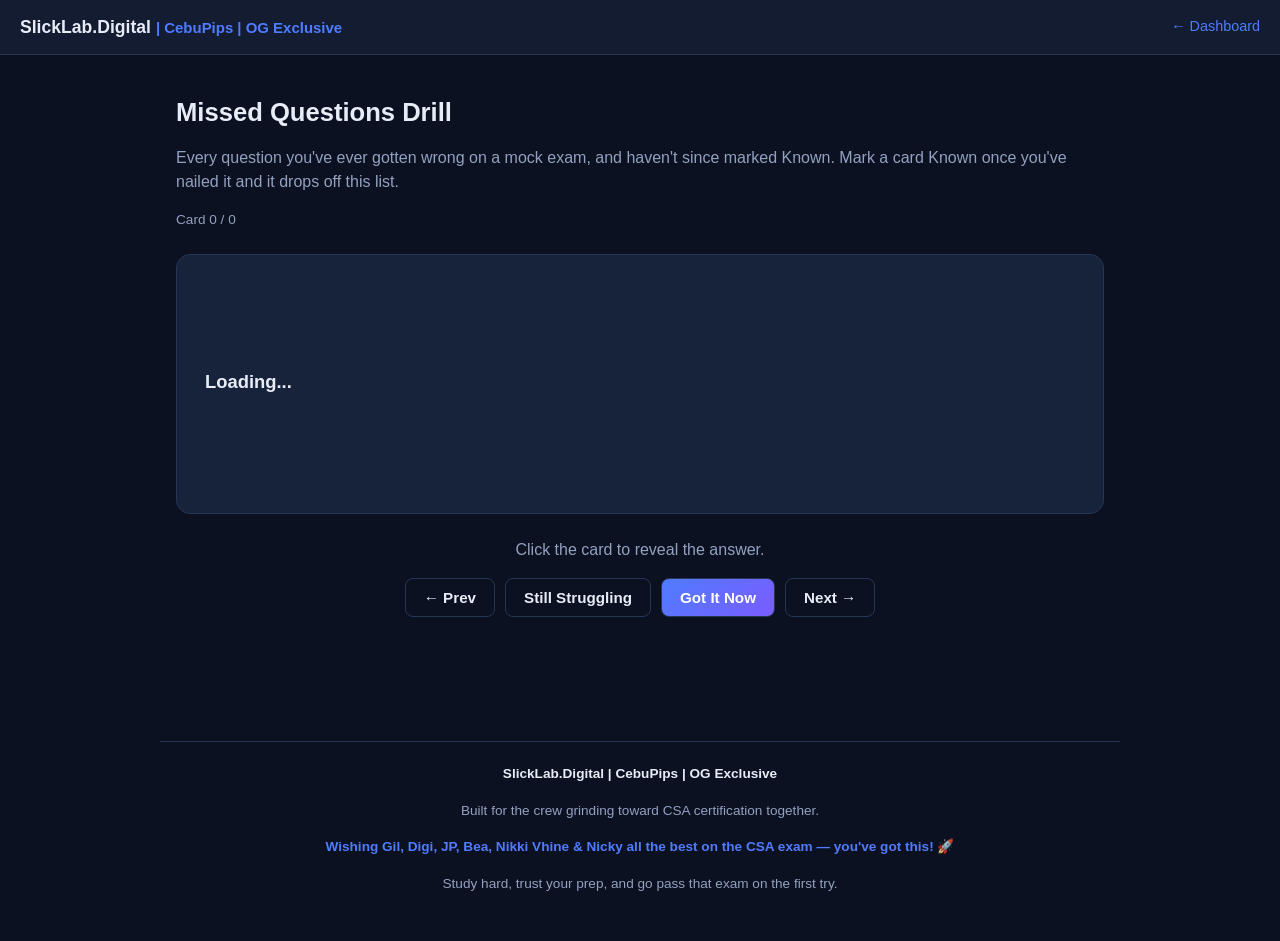
<file: webapp/drill.html>
<!DOCTYPE html>
<html lang="en">
<head>
<meta charset="UTF-8">
<meta name="viewport" content="width=device-width, initial-scale=1.0">
<title>Missed Questions Drill | SlickLab.Digital</title>
<link rel="stylesheet" href="assets/css/style.css">
</head>
<body>
<div class="topbar">
  <div class="brand"><a href="dashboard.html" style="color:inherit;">SlickLab.Digital <span class="brand-accent">| CebuPips | OG Exclusive</span></a></div>
  <div class="topbar-actions"><a href="dashboard.html">&larr; Dashboard</a></div>
</div>

<div class="container">
  <h1>Missed Questions Drill</h1>
  <p class="muted">Every question you've ever gotten wrong on a mock exam, and haven't since marked Known. Mark a card Known once you've nailed it and it drops off this list.</p>

  <div class="fc-progress">
    <span id="fcPosition">Card 0 / 0</span>
    <span id="fcConfidenceBadge"></span>
  </div>

  <div class="flashcard-stage">
    <div class="flashcard" id="flashcard">
      <div class="fc-label" id="fcCategory"></div>
      <div class="fc-question" id="fcQuestion">Loading...</div>
      <div class="fc-options" id="fcOptions"></div>
      <div class="fc-answer" id="fcAnswer" style="display:none;"></div>
    </div>
  </div>
  <p class="muted" style="text-align:center;">Click the card to reveal the answer.</p>

  <div class="btn-row" style="justify-content:center; margin-bottom: 20px;">
    <button class="btn secondary" id="prevBtn">&larr; Prev</button>
    <button class="btn secondary" id="markReview">Still Struggling</button>
    <button class="btn" id="markKnown">Got It Now</button>
    <button class="btn secondary" id="nextBtn">Next &rarr;</button>
  </div>
</div>

<footer class="site-footer">
  <div class="footer-brand">SlickLab.Digital | CebuPips | OG Exclusive</div>
  <p>Built for the crew grinding toward CSA certification together.</p>
  <p class="footer-wish">Wishing Gil, Digi, JP, Bea, Nikki Vhine &amp; Nicky all the best on the CSA exam — you've got this! 🚀</p>
  <p class="muted">Study hard, trust your prep, and go pass that exam on the first try.</p>
</footer>

<script src="assets/js/api.js"></script>
<script src="assets/js/drill.js"></script>
</body>
</html>
</file>
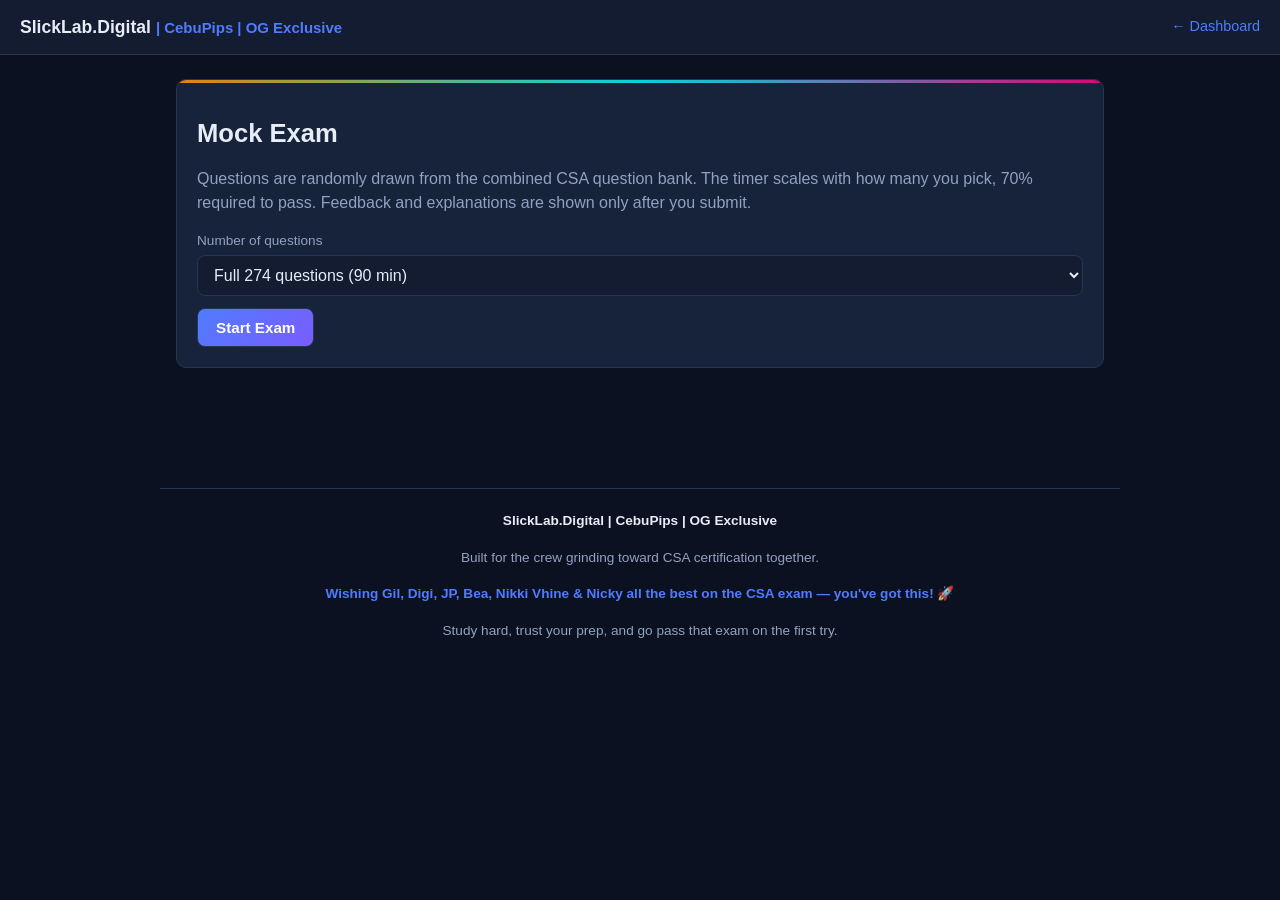
<file: webapp/exam.html>
<!DOCTYPE html>
<html lang="en">
<head>
<meta charset="UTF-8">
<meta name="viewport" content="width=device-width, initial-scale=1.0">
<title>Mock Exam | SlickLab.Digital</title>
<link rel="stylesheet" href="assets/css/style.css">
</head>
<body>
<div class="topbar">
  <div class="brand"><a href="dashboard.html" style="color:inherit;">SlickLab.Digital <span class="brand-accent">| CebuPips | OG Exclusive</span></a></div>
  <div class="topbar-actions"><a href="dashboard.html" id="dashLink">&larr; Dashboard</a></div>
</div>

<div class="container">

  <div id="introScreen" class="card">
    <h1>Mock Exam</h1>

    <div id="resumeSection" style="display:none;">
      <p class="muted">You have an exam in progress: <strong id="resumeInfo"></strong>.</p>
      <div class="btn-row">
        <button class="btn" id="resumeBtn">Resume Exam</button>
        <button class="btn secondary" id="startNewInsteadBtn">Abandon &amp; Start New Instead</button>
      </div>
    </div>

    <div id="newExamSection">
      <p class="muted">Questions are randomly drawn from the combined CSA question bank. The timer scales with how many you pick, 70% required to pass. Feedback and explanations are shown only after you submit.</p>
      <p id="questionCountLine" class="muted"></p>

      <label for="examCountSelect">Number of questions</label>
      <select id="examCountSelect">
        <option value="25">25 questions (~8 min)</option>
        <option value="50">50 questions (~16 min)</option>
        <option value="100">100 questions (~33 min)</option>
        <option value="274" selected>Full 274 questions (90 min)</option>
      </select>

      <button class="btn" id="startBtn">Start Exam</button>
    </div>
  </div>

  <div id="examScreen" style="display:none;">
    <div class="exam-header">
      <div class="exam-progress-text" id="progressText"></div>
      <div class="timer" id="timer">90:00</div>
    </div>
    <div class="question-nav" id="questionNav"></div>

    <div class="card">
      <div class="fc-label" id="examCategory"></div>
      <h2 id="examQuestionText"></h2>
      <p class="muted" id="examChooseHint"></p>
      <div id="examOptions"></div>
    </div>

    <div class="btn-row">
      <button class="btn secondary" id="examPrev">&larr; Prev</button>
      <button class="btn secondary" id="examNext">Next &rarr;</button>
      <button class="btn danger" id="examSubmit" style="margin-left:auto;">Submit Exam</button>
    </div>
  </div>

  <div id="resultsScreen" style="display:none;">
    <div class="card" id="scoreCard"></div>
    <h2>Review</h2>
    <div id="reviewList"></div>
  </div>

</div>

<footer class="site-footer">
  <div class="footer-brand">SlickLab.Digital | CebuPips | OG Exclusive</div>
  <p>Built for the crew grinding toward CSA certification together.</p>
  <p class="footer-wish">Wishing Gil, Digi, JP, Bea, Nikki Vhine &amp; Nicky all the best on the CSA exam — you've got this! 🚀</p>
  <p class="muted">Study hard, trust your prep, and go pass that exam on the first try.</p>
</footer>

<script src="assets/js/api.js"></script>
<script src="assets/js/lib/results-message.js"></script>
<script src="assets/js/exam.js"></script>
</body>
</html>
</file>
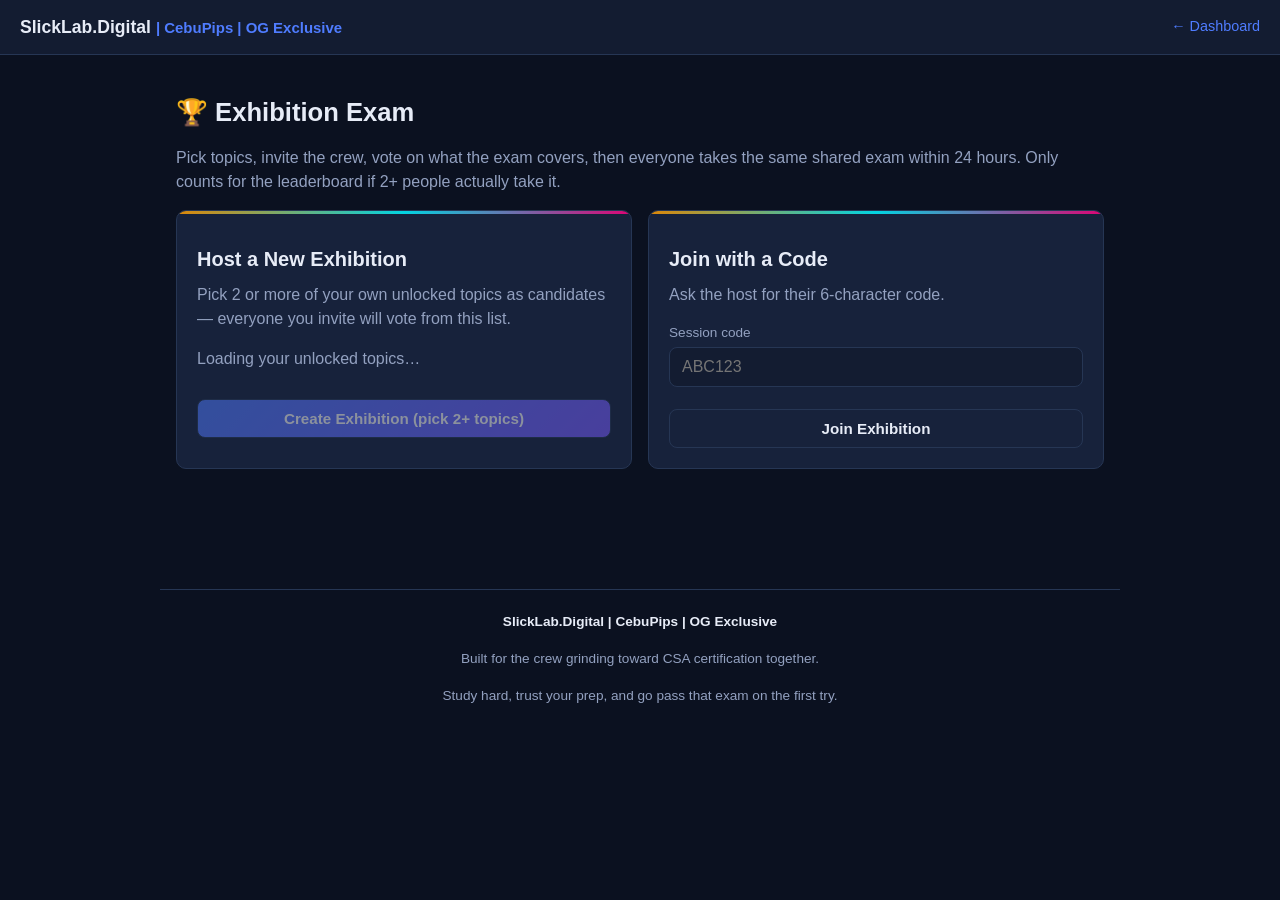
<file: webapp/exhibition.html>
<!DOCTYPE html>
<html lang="en">
<head>
<meta charset="UTF-8">
<meta name="viewport" content="width=device-width, initial-scale=1.0">
<title>Exhibition Exam | SlickLab.Digital</title>
<link rel="stylesheet" href="assets/css/style.css">
<style>
  .exhibition-candidate-row {
    display: flex; align-items: center; justify-content: space-between;
    padding: 10px 0; border-bottom: 1px solid var(--border);
    gap: 10px;
  }
  .exhibition-candidate-row:last-child { border-bottom: none; }
  .exhibition-vote-bar {
    flex: 1; background: var(--bg-elevated); border-radius: 6px; height: 14px;
    overflow: hidden; margin: 0 10px;
  }
  .exhibition-vote-fill { height: 100%; background: var(--accent); transition: width 0.4s ease; border-radius: 6px; }
  .exhibition-locked { opacity: 0.5; }
  .exhibition-countdown { font-weight: 700; font-size: 1.1rem; }
  .winner-banner {
    text-align: center; padding: 18px; border-radius: 12px; margin-bottom: 14px;
    background: linear-gradient(135deg, rgba(255,215,0,0.18), rgba(255,179,0,0.08));
    border: 1px solid rgba(255,215,0,0.4);
  }
</style>
</head>
<body>
<div class="topbar">
  <div class="brand"><a href="dashboard.html" style="color:inherit;">SlickLab.Digital <span class="brand-accent">| CebuPips | OG Exclusive</span></a></div>
  <div class="topbar-actions"><a href="dashboard.html">&larr; Dashboard</a></div>
</div>

<div class="container">

  <!-- Intro: create or join -->
  <div id="introScreen">
    <h1>🏆 Exhibition Exam</h1>
    <p class="muted">Pick topics, invite the crew, vote on what the exam covers, then everyone takes the same shared exam within 24 hours. Only counts for the leaderboard if 2+ people actually take it.</p>

    <div class="grid-2">
      <div class="card">
        <h2>Host a New Exhibition</h2>
        <p class="muted" style="margin-top:-6px;">Pick 2 or more of your own unlocked topics as candidates &mdash; everyone you invite will vote from this list.</p>
        <div id="createTopicPicker"><p class="muted">Loading your unlocked topics&hellip;</p></div>
        <button class="btn" id="createSessionBtn" style="width:100%; margin-top:12px;" disabled>Create Exhibition (pick 2+ topics)</button>
      </div>
      <div class="card">
        <h2>Join with a Code</h2>
        <p class="muted" style="margin-top:-6px;">Ask the host for their 6-character code.</p>
        <label for="joinCodeInput">Session code</label>
        <input type="text" id="joinCodeInput" maxlength="8" style="text-transform:uppercase;" placeholder="ABC123">
        <button class="btn secondary" id="joinSessionBtn" style="width:100%; margin-top:10px;">Join Exhibition</button>
      </div>
    </div>
  </div>

  <!-- Lobby: voting (waiting) or exam CTA (open) -->
  <div id="lobbyScreen" style="display:none;">
    <h1>Exhibition <span id="lobbyCode" class="brand-accent"></span></h1>
    <p class="muted" id="lobbySubtext"></p>

    <div class="card" id="votingCard">
      <h2>Vote on Topics</h2>
      <p class="muted" style="margin-top:-6px;">Pick any of the candidates below that you'd like on the shared exam &mdash; only your own unlocked topics are votable.</p>
      <div id="candidateList"></div>
    </div>

    <div class="card" id="openCard" style="display:none;">
      <h2 id="openCardHeadline"></h2>
      <p class="muted" id="openCardSub"></p>
      <div class="btn-row">
        <button class="btn" id="takeExamBtn" style="display:none;">Take the Exam</button>
      </div>
    </div>

    <div class="card">
      <h2>Who's Here (<span id="participantCount">0</span>)</h2>
      <div id="participantList"></div>
    </div>

    <div class="btn-row">
      <button class="btn secondary" id="leaveSessionBtn">Leave</button>
      <button class="btn" id="finalizeBtn" style="display:none;">Finalize &amp; Start the Clock</button>
      <button class="btn danger" id="closeSessionBtn" style="display:none;">Close Now</button>
    </div>
  </div>

  <!-- Results: winner + standings, once closed -->
  <div id="resultsScreen" style="display:none;">
    <div class="winner-banner" id="winnerBanner"></div>
    <div class="card" id="standingsCard"></div>
    <button class="btn" id="backToDashboardBtn">Back to Dashboard</button>
  </div>

</div>

<footer class="site-footer">
  <div class="footer-brand">SlickLab.Digital | CebuPips | OG Exclusive</div>
  <p>Built for the crew grinding toward CSA certification together.</p>
  <p class="muted">Study hard, trust your prep, and go pass that exam on the first try.</p>
</footer>

<script src="assets/js/api.js"></script>
<script src="assets/js/lib/rank-icons.js"></script>
<script src="assets/js/exhibition.js"></script>
</body>
</html>
</file>
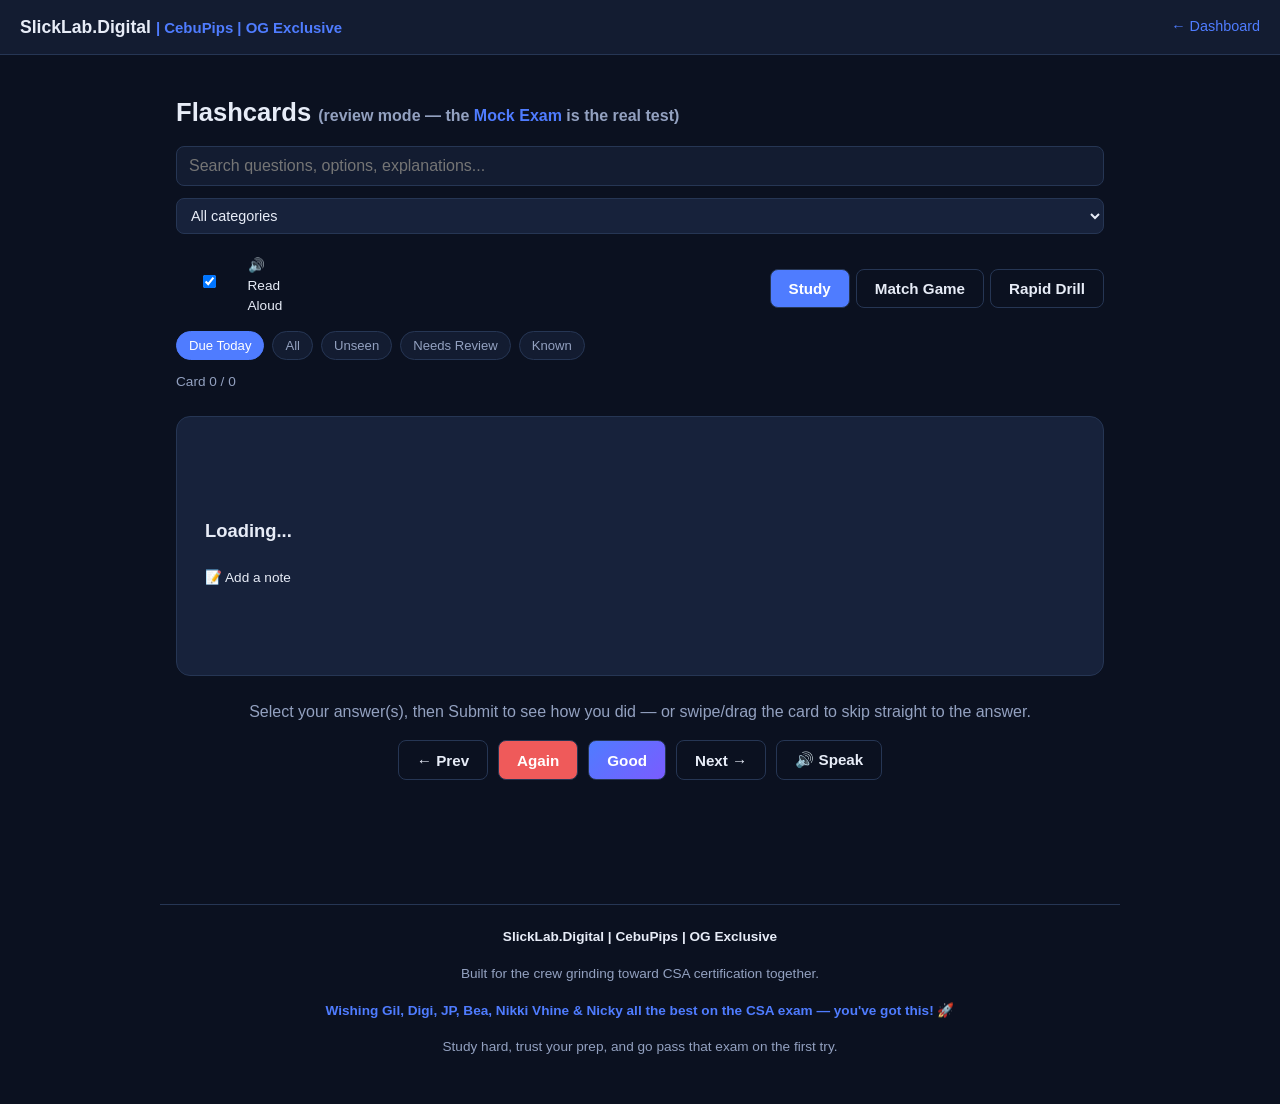
<file: webapp/flashcards.html>
<!DOCTYPE html>
<html lang="en">
<head>
<meta charset="UTF-8">
<meta name="viewport" content="width=device-width, initial-scale=1.0">
<title>Flashcards | SlickLab.Digital</title>
<link rel="stylesheet" href="assets/css/style.css">
<style>
  .fc-toolbar { display: flex; gap: 10px; flex-wrap: wrap; align-items: center; margin-bottom: 10px; }
  .fc-toolbar select {
    background: var(--bg-card); border: 1px solid var(--border); color: var(--text);
    border-radius: 8px; padding: 8px 10px; font-size: 0.9rem;
  }
  .mode-tabs { display: flex; gap: 6px; margin-left: auto; }
  .mode-tabs button.active { background: var(--accent); color: #fff; }

  .flashcard-stage { position: relative; }
  .flashcard {
    touch-action: pan-y;
    cursor: grab;
    user-select: none;
    will-change: transform;
    transition: transform 0.25s ease, box-shadow 0.25s ease;
    position: relative;
  }
  .flashcard.dragging { transition: none; cursor: grabbing; }
  .swipe-stamp {
    position: absolute; top: 16px; font-weight: 900; font-size: 1.6rem;
    letter-spacing: 1px; padding: 4px 14px; border-radius: 8px; border: 3px solid;
    opacity: 0; pointer-events: none; text-transform: uppercase;
  }
  .swipe-stamp.good { right: 16px; color: var(--success); border-color: var(--success); transform: rotate(8deg); }
  .swipe-stamp.again { left: 16px; color: var(--danger); border-color: var(--danger); transform: rotate(-8deg); }

  .fc-note-toggle {
    display: inline-flex; align-items: center; gap: 6px; cursor: pointer;
    color: var(--muted); font-size: 0.85rem; margin-top: 10px; background: none; border: none; padding: 0;
  }
  .fc-note-toggle:hover { color: var(--accent); }
  #fcNoteBox { display: none; margin-top: 8px; }
  #fcNoteBox textarea {
    width: 100%; min-height: 70px; background: var(--bg); border: 1px solid var(--border);
    color: var(--text); border-radius: 8px; padding: 8px 10px; font-size: 0.88rem; resize: vertical;
  }
  #fcNoteStatus { font-size: 0.75rem; color: var(--muted); margin-top: 4px; height: 14px; }

  /* Confidence slider */
  #fcConfidenceWrap { display: none; margin-top: 14px; }
  #fcConfidenceWrap .fc-confidence-head {
    display: flex; justify-content: space-between; font-size: 0.85rem; color: var(--muted); margin-bottom: 6px;
  }
  #fcConfidenceSlider { width: 100%; accent-color: var(--accent); cursor: pointer; }

  /* Rapid Drill */
  #rapidDrill { display: none; }
  .drill-progress-bar { background: var(--bg-elevated); border-radius: 6px; height: 6px; overflow: hidden; margin-bottom: 14px; }
  .drill-progress-fill { height: 100%; background: var(--neon-gradient); width: 0%; }
  .drill-card {
    background: var(--bg-card); border: 1px solid var(--border); border-radius: var(--radius);
    padding: 20px; margin-bottom: 16px;
  }
  .drill-card .fc-answer { margin-top: 12px; }
  #drillStatus { text-align: center; margin-bottom: 6px; }

  /* Matching game */
  #matchGame { display: none; }
  .match-grid { display: grid; grid-template-columns: 1fr 1fr; gap: 24px; margin-bottom: 16px; }
  .match-col { display: flex; flex-direction: column; gap: 8px; }
  .match-item {
    background: var(--bg-card); border: 1px solid var(--border); border-radius: 8px;
    padding: 10px 12px; font-size: 0.86rem; cursor: pointer; transition: border-color 0.15s ease, background 0.15s ease;
  }
  .match-item:hover { border-color: var(--accent); }
  .match-item.selected { border-color: var(--accent); background: var(--accent-soft, rgba(79,124,255,0.12)); }
  .match-item.correct { border-color: var(--success); background: rgba(47,191,113,0.12); cursor: default; opacity: 0.7; }
  .match-item.wrong-flash { border-color: var(--danger); background: rgba(239,90,90,0.15); }
  .match-item.matched { pointer-events: none; }
  #matchStatus { text-align: center; margin-bottom: 10px; font-size: 0.92rem; }

  /* Select-then-submit flashcard quiz interaction */
  .flashcard .fc-options .option-row { margin-bottom: 8px; }
  #fcSubmitBtn { margin-top: 4px; }
  .btn.suggested { box-shadow: 0 0 0 3px rgba(79,124,255,0.35); }
  .btn.danger.suggested { box-shadow: 0 0 0 3px rgba(239,90,90,0.35); }
</style>
</head>
<body>
<div class="topbar">
  <div class="brand"><a href="dashboard.html" style="color:inherit;">SlickLab.Digital <span class="brand-accent">| CebuPips | OG Exclusive</span></a></div>
  <div class="topbar-actions"><a href="dashboard.html">&larr; Dashboard</a></div>
</div>

<div class="container">
  <h1>Flashcards <span class="muted" style="font-size:1rem;">(review mode &mdash; the <a href="exam.html">Mock Exam</a> is the real test)</span></h1>

  <div id="incorrectReviewBanner" class="card" style="display:none; margin-bottom:16px; text-align:center;">
    <h2 style="margin-top:0;">Incorrect Answers Review</h2>
    <p class="muted" id="incorrectReviewSummary"></p>
    <div id="incorrectReviewReadyBox"></div>
  </div>

  <input type="text" id="fcSearch" placeholder="Search questions, options, explanations...">

  <div class="fc-toolbar">
    <select id="fcCategorySelect">
      <option value="">All categories</option>
    </select>
    <label style="display:flex; align-items:center; gap:6px; font-size:0.85rem; color:var(--muted); cursor:pointer;">
      <input type="checkbox" id="ttsToggle" checked>
      &#128266; Read Aloud
    </label>
    <div class="mode-tabs">
      <button class="btn secondary active" id="modeStudyBtn" type="button">Study</button>
      <button class="btn secondary" id="modeMatchBtn" type="button">Match Game</button>
      <button class="btn secondary" id="modeDrillBtn" type="button">Rapid Drill</button>
    </div>
  </div>

  <div class="fc-filters" id="fcFilters">
    <button data-filter="due" class="active">Due Today</button>
    <button data-filter="all">All</button>
    <button data-filter="unseen">Unseen</button>
    <button data-filter="review">Needs Review</button>
    <button data-filter="known">Known</button>
  </div>

  <div class="fc-progress">
    <span id="fcPosition">Card 0 / 0</span>
    <span id="fcConfidenceBadge"></span>
  </div>

  <div id="studyMode">
    <div class="flashcard-stage">
      <div class="flashcard" id="flashcard">
        <div class="swipe-stamp good" id="stampGood">Known</div>
        <div class="swipe-stamp again" id="stampAgain">Review</div>
        <div class="fc-label" id="fcCategory"></div>
        <div class="fc-question" id="fcQuestion">Loading...</div>
        <div class="fc-options" id="fcOptions"></div>
        <button type="button" class="btn" id="fcSubmitBtn" style="display:none;">Submit Answer</button>
        <div class="fc-answer" id="fcAnswer" style="display:none;"></div>
        <div id="fcWalkthroughWrap" style="display:none;">
          <button type="button" class="btn secondary" id="fcShowMeHowBtn">&#128421; Show Me How</button>
          <div class="fc-walkthrough" id="fcWalkthrough" style="display:none; white-space:pre-wrap;"></div>
        </div>
        <div id="fcConfidenceWrap">
          <div class="fc-confidence-head">
            <span>How confident did you feel?</span>
            <span id="fcConfidenceLabel">Somewhat sure</span>
          </div>
          <input type="range" id="fcConfidenceSlider" min="1" max="5" step="1" value="3">
        </div>
        <button type="button" class="fc-note-toggle" id="fcNoteToggle">&#128221; Add a note</button>
        <div id="fcNoteBox">
          <textarea id="fcNoteText" placeholder="Your own memory trick, clarification, or reminder for this card..."></textarea>
          <div id="fcNoteStatus"></div>
        </div>
      </div>
    </div>
    <p class="muted" style="text-align:center;">Select your answer(s), then Submit to see how you did &mdash; or swipe/drag the card to skip straight to the answer.</p>

    <div class="btn-row" style="justify-content:center; margin-bottom: 20px;">
      <button class="btn secondary" id="prevBtn">&larr; Prev</button>
      <button class="btn danger" id="markAgain">Again</button>
      <button class="btn" id="markGood">Good</button>
      <button class="btn secondary" id="nextBtn">Next &rarr;</button>
      <button class="btn secondary" id="fcSpeakBtn" type="button">&#128266; Speak</button>
    </div>
  </div>

  <div id="matchGame">
    <p id="matchStatus" class="muted">Match each question to its correct answer.</p>
    <div class="match-grid">
      <div class="match-col" id="matchQuestions"></div>
      <div class="match-col" id="matchAnswers"></div>
    </div>
    <div class="btn-row" style="justify-content:center;">
      <button class="btn secondary" id="matchNewRoundBtn">New Round</button>
    </div>
  </div>

  <div id="rapidDrill">
    <p id="drillStatus" class="muted">Rapid-fire recap: question, correct answer, and the trap notes &mdash; auto-advancing.</p>
    <div class="drill-progress-bar"><div class="drill-progress-fill" id="drillProgressFill"></div></div>
    <div class="drill-card" id="drillCard">
      <div class="fc-label" id="drillCategory"></div>
      <div class="fc-question" id="drillQuestion">Loading...</div>
      <div class="fc-options" id="drillOptions"></div>
      <div class="fc-answer" id="drillAnswer"></div>
    </div>
    <div class="btn-row" style="justify-content:center;">
      <button class="btn secondary" id="drillPrevBtn">&larr; Prev</button>
      <button class="btn" id="drillPauseBtn">Pause</button>
      <button class="btn secondary" id="drillNextBtn">Next &rarr;</button>
      <button class="btn secondary" id="drillSpeakBtn" type="button">&#128266; Speak</button>
    </div>
  </div>
</div>

<footer class="site-footer">
  <div class="footer-brand">SlickLab.Digital | CebuPips | OG Exclusive</div>
  <p>Built for the crew grinding toward CSA certification together.</p>
  <p class="footer-wish">Wishing Gil, Digi, JP, Bea, Nikki Vhine &amp; Nicky all the best on the CSA exam — you've got this! 🚀</p>
  <p class="muted">Study hard, trust your prep, and go pass that exam on the first try.</p>
</footer>

<script src="assets/js/api.js"></script>
<script src="assets/js/lib/drill-timing.js"></script>
<script src="assets/js/lib/tts.js"></script>
<script src="assets/js/lib/flashcard-grading.js"></script>
<script src="assets/js/flashcards.js"></script>
</body>
</html>
</file>
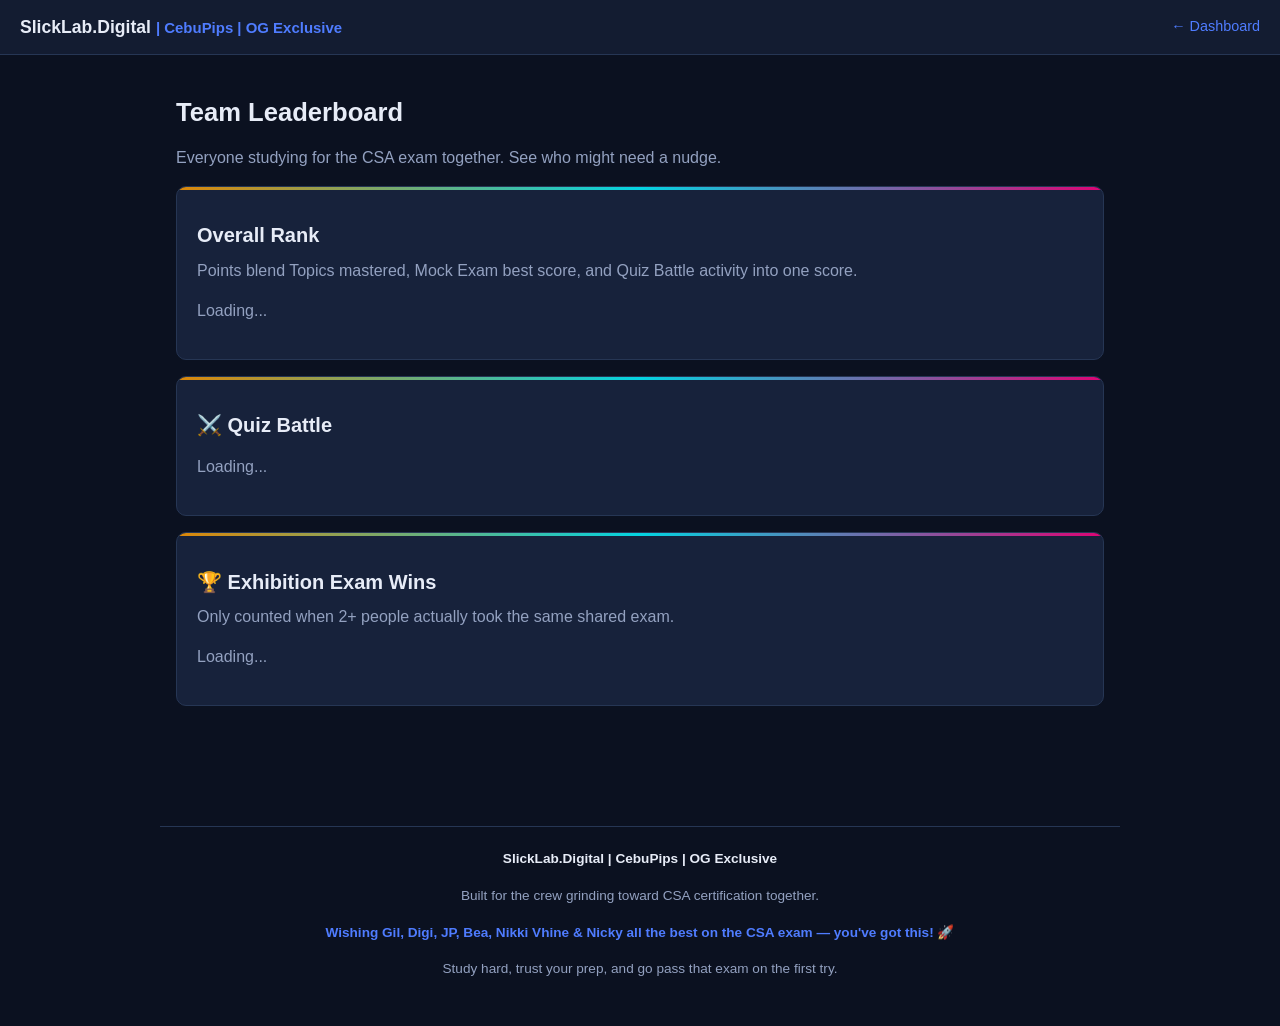
<file: webapp/leaderboard.html>
<!DOCTYPE html>
<html lang="en">
<head>
<meta charset="UTF-8">
<meta name="viewport" content="width=device-width, initial-scale=1.0">
<title>Team Leaderboard | SlickLab.Digital</title>
<link rel="stylesheet" href="assets/css/style.css">
</head>
<body>
<div class="topbar">
  <div class="brand"><a href="dashboard.html" style="color:inherit;">SlickLab.Digital <span class="brand-accent">| CebuPips | OG Exclusive</span></a></div>
  <div class="topbar-actions"><a href="dashboard.html">&larr; Dashboard</a></div>
</div>

<div class="container">
  <h1>Team Leaderboard</h1>
  <p class="muted">Everyone studying for the CSA exam together. See who might need a nudge.</p>

  <div class="card">
    <h2><span id="rankHeaderIcon"></span> Overall Rank</h2>
    <p class="muted" style="margin-top:-6px;">Points blend Topics mastered, Mock Exam best score, and Quiz Battle activity into one score.</p>
    <div id="leaderboardWrap"><p class="muted">Loading...</p></div>
  </div>

  <div class="card">
    <h2>⚔️ Quiz Battle</h2>
    <div id="battleLeaderboardWrap"><p class="muted">Loading...</p></div>
  </div>

  <div class="card">
    <h2>🏆 Exhibition Exam Wins</h2>
    <p class="muted" style="margin-top:-6px;">Only counted when 2+ people actually took the same shared exam.</p>
    <div id="exhibitionLeaderboardWrap"><p class="muted">Loading...</p></div>
  </div>
</div>

<footer class="site-footer">
  <div class="footer-brand">SlickLab.Digital | CebuPips | OG Exclusive</div>
  <p>Built for the crew grinding toward CSA certification together.</p>
  <p class="footer-wish">Wishing Gil, Digi, JP, Bea, Nikki Vhine &amp; Nicky all the best on the CSA exam — you've got this! 🚀</p>
  <p class="muted">Study hard, trust your prep, and go pass that exam on the first try.</p>
</footer>

<script src="assets/js/api.js"></script>
<script src="assets/js/lib/rank-icons.js"></script>
<script>
(async () => {
  const me = await requireAuth();
  if (!me) return;

  document.getElementById('rankHeaderIcon').innerHTML = RankIcons.trophy();

  const { leaderboard, battleLeaderboard } = await API.leaderboard();

  const wrap = document.getElementById('leaderboardWrap');
  if (!leaderboard.length) {
    wrap.innerHTML = '<p class="muted">No accounts yet.</p>';
  } else {
    const rows = leaderboard.map((row, i) => `
      <tr${i === 0 ? ' class="top-row"' : ''}>
        <td>${RankIcons.medalByPlace(i) || i + 1}</td>
        <td>${row.username}</td>
        <td>${RankIcons.medal(row.rankTier)} ${row.rankLabel}</td>
        <td>${row.points} pts</td>
        <td>${row.topicsMastered}</td>
        <td>${row.bestExamPercent !== null ? row.bestExamPercent + '% (' + row.bestExamCorrect + '/' + row.bestExamTotal + ')' : '—'}</td>
        <td>${row.lastActivity ? new Date(row.lastActivity).toLocaleDateString() : 'No activity yet'}</td>
        <td>${row.weakestCategory || '—'}</td>
      </tr>`).join('');
    wrap.innerHTML = `<table class="history"><thead><tr><th>#</th><th>User</th><th>Rank</th><th>Points</th><th>Topics Mastered</th><th>Best Mock Exam</th><th>Last Activity</th><th>Weakest Category</th></tr></thead><tbody>${rows}</tbody></table>`;
  }

  const battleWrap = document.getElementById('battleLeaderboardWrap');
  const withBattles = (battleLeaderboard || []).filter(r => r.battlesPlayed > 0);
  if (!withBattles.length) {
    battleWrap.innerHTML = '<p class="muted">No Quiz Battles played yet — start one from the dashboard!</p>';
  } else {
    const rows = withBattles.map((row, i) => `
      <tr${i === 0 ? ' class="top-row"' : ''}>
        <td>${RankIcons.medalByPlace(i) || i + 1}</td>
        <td>${row.username}</td>
        <td>${row.battlesWon}</td>
        <td>${row.battlesPlayed}</td>
      </tr>`).join('');
    battleWrap.innerHTML = `<table class="history"><thead><tr><th>#</th><th>User</th><th>Wins</th><th>Battles Played</th></tr></thead><tbody>${rows}</tbody></table>`;
  }

  const exhibitionWrap = document.getElementById('exhibitionLeaderboardWrap');
  const withExhibitionWins = (leaderboard || []).filter(r => r.exhibitionWins > 0).sort((a, b) => b.exhibitionWins - a.exhibitionWins);
  if (!withExhibitionWins.length) {
    exhibitionWrap.innerHTML = '<p class="muted">No Exhibition Exam wins yet — host one from the dashboard!</p>';
  } else {
    const rows = withExhibitionWins.map((row, i) => `
      <tr${i === 0 ? ' class="top-row"' : ''}>
        <td>${RankIcons.medalByPlace(i) || i + 1}</td>
        <td>${row.username}</td>
        <td>${row.exhibitionWins}</td>
      </tr>`).join('');
    exhibitionWrap.innerHTML = `<table class="history"><thead><tr><th>#</th><th>User</th><th>Wins</th></tr></thead><tbody>${rows}</tbody></table>`;
  }
})();
</script>
</body>
</html>
</file>
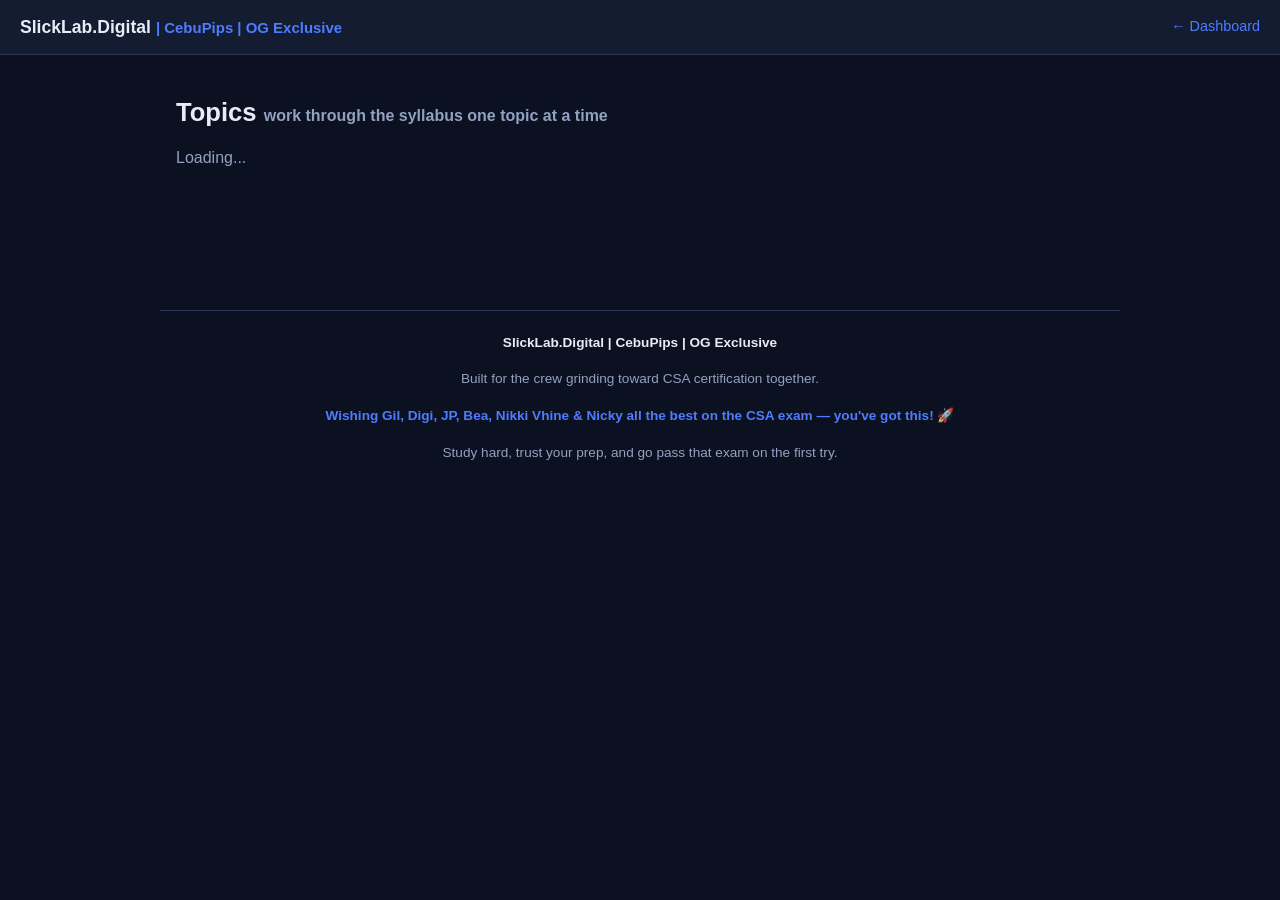
<file: webapp/topics.html>
<!DOCTYPE html>
<html lang="en">
<head>
<meta charset="UTF-8">
<meta name="viewport" content="width=device-width, initial-scale=1.0">
<title>Topics | SlickLab.Digital</title>
<link rel="stylesheet" href="assets/css/style.css">
<style>
  .topic-grid { display: grid; grid-template-columns: repeat(auto-fill, minmax(220px, 1fr)); gap: 14px; margin-bottom: 20px; }
  .topic-card {
    position: relative;
    background: var(--bg-card); border: 1px solid var(--border); border-radius: var(--radius);
    padding: 16px; cursor: pointer; overflow: hidden;
    transition: border-color 0.18s ease, transform 0.18s ease, box-shadow 0.18s ease;
    animation: cardEnter 0.35s ease both;
  }
  /* Quick ripple across roughly the first grid row, then everything else
     lands together -- a 22-card cascade at this rate would feel sluggish
     by the last few cards. */
  .topic-card:nth-child(1) { animation-delay: 0s; }
  .topic-card:nth-child(2) { animation-delay: 0.03s; }
  .topic-card:nth-child(3) { animation-delay: 0.06s; }
  .topic-card:nth-child(4) { animation-delay: 0.09s; }
  .topic-card:nth-child(5) { animation-delay: 0.12s; }
  .topic-card:nth-child(6) { animation-delay: 0.15s; }
  .topic-card:nth-child(n+7) { animation-delay: 0.18s; }
  @media (prefers-reduced-motion: reduce) {
    .topic-card { animation: none; }
  }
  .topic-card::before {
    content: ''; position: absolute; top: 0; left: 0; right: 0; height: 3px;
    background: var(--neon-gradient); opacity: 0;
    transition: opacity 0.18s ease;
  }
  .topic-card:not(.locked):hover {
    border-color: #35486f; transform: translateY(-3px);
    box-shadow: 0 10px 24px rgba(0,0,0,0.35);
  }
  .topic-card:not(.locked):hover::before { opacity: 0.9; }
  .topic-card.active { border-color: var(--accent); border-width: 2px; }
  .topic-card.locked { opacity: 0.55; cursor: not-allowed; }
  .topic-card .topic-num { font-size: 0.75rem; color: var(--text-dim); text-transform: uppercase; letter-spacing: 0.06em; }
  .topic-card h3 { margin: 4px 0 8px; font-size: 1.05rem; }
  .topic-mastery-bar { background: var(--bg-elevated); border-radius: 6px; height: 6px; overflow: hidden; margin: 8px 0; }
  .topic-mastery-fill { height: 100%; background: var(--neon-gradient); }
  .topic-card .topic-meta { font-size: 0.78rem; color: var(--text-dim); display: flex; justify-content: space-between; }
  .topic-card.passed {
    border-color: var(--success);
    animation: passedCardBreathe 4.5s ease-in-out infinite;
  }
  /* Trophy-style shimmer: the full neon trio bookended by success-green,
     instead of a flat green-only strip -- reads as a richer "mastered"
     moment while the solid border stays plain green for an unambiguous
     pass/fail signal at a glance. */
  .topic-card.passed::before {
    opacity: 1;
    height: 4px;
    background: linear-gradient(90deg, var(--success), var(--neon-gold), var(--neon-cyan), var(--neon-magenta), var(--success));
    background-size: 300% 100%;
    animation: cardBorderShimmer 7s linear infinite;
  }
  .topic-card.passed::after {
    content: '\2713';
    position: absolute; top: 10px; right: 10px;
    width: 24px; height: 24px; border-radius: 50%;
    background: var(--success); color: #06210f;
    display: flex; align-items: center; justify-content: center;
    font-size: 0.85rem; font-weight: 900; line-height: 1;
    animation: passedBadgePulse 2.6s ease-in-out infinite;
  }
  .mastered-badge {
    display: inline-flex; align-items: center; gap: 4px;
    margin-top: 8px; padding: 2px 9px;
    border-radius: 999px; font-size: 0.7rem; font-weight: 700;
    text-transform: uppercase; letter-spacing: 0.03em;
    background: rgba(47,191,113,0.14); color: var(--success);
    border: 1px solid rgba(47,191,113,0.35);
  }
  /* 13-frame coin-spin strip (208x16, 16px frames): step through with a
     percentage background-position so the sprite scales cleanly if the
     display size ever changes, then keep pixel edges crisp when scaled up. */
  .coin-icon {
    display: inline-block; width: 14px; height: 14px;
    background-image: url('assets/icons/coin-sheet.webp');
    background-repeat: no-repeat;
    background-size: 1300% 100%;
    image-rendering: pixelated;
    animation: coinSpin 0.9s steps(12) infinite;
  }
  @keyframes coinSpin {
    from { background-position-x: 0%; }
    to { background-position-x: 100%; }
  }
  @keyframes passedCardBreathe {
    0%, 100% { box-shadow: 0 0 0 1px rgba(47,191,113,0.18), 0 0 20px rgba(47,191,113,0.14); }
    50% { box-shadow: 0 0 0 1px rgba(47,191,113,0.32), 0 0 30px rgba(47,191,113,0.26); }
  }
  @keyframes passedBadgePulse {
    0%, 100% { transform: scale(1); box-shadow: 0 0 9px rgba(47,191,113,0.5); }
    50% { transform: scale(1.14); box-shadow: 0 0 16px rgba(47,191,113,0.85); }
  }
  @media (prefers-reduced-motion: reduce) {
    .topic-card.passed { animation: none; }
    .topic-card.passed::before { animation: none; }
    .topic-card.passed::after { animation: none; }
    .coin-icon { animation: none; background-position: 0 0; }
  }
  .lock-icon { font-size: 1.4rem; }

  /* Lesson panel: a centered modal overlay instead of a static card sitting
     below the (potentially 20+ card) grid -- opening it used to require
     scrolling down past however many cards preceded the one you clicked,
     every time, regardless of scroll position. */
  #lessonPanel {
    display: none;
    position: fixed; inset: 0; z-index: 200;
    align-items: flex-start; justify-content: center;
    overflow-y: auto;
    padding: 40px 16px;
    background: rgba(5,8,16,0.75);
    animation: lessonBackdropFade 0.2s ease;
  }
  #lessonPanelBox {
    position: relative;
    overflow: hidden;
    background: var(--bg-card);
    border: 1px solid var(--border);
    border-radius: var(--radius);
    padding: 26px;
    max-width: 640px;
    width: 100%;
    margin: auto 0;
    box-shadow: 0 20px 60px rgba(0,0,0,0.5);
    animation: lessonModalEnter 0.32s cubic-bezier(0.16, 1, 0.3, 1);
  }
  #lessonPanelBox::before {
    content: '';
    position: absolute; top: 0; left: 0; right: 0; height: 3px;
    background: var(--neon-gradient);
    background-size: 300% 100%;
    animation: cardBorderShimmer 6s linear infinite;
  }
  #lessonCloseX {
    position: absolute; top: 14px; right: 14px;
    width: 30px; height: 30px; border-radius: 50%;
    background: var(--bg-elevated); border: 1px solid var(--border);
    color: var(--text-dim); font-size: 1rem; line-height: 1;
    cursor: pointer; display: flex; align-items: center; justify-content: center;
    transition: color 0.15s ease, border-color 0.15s ease, transform 0.15s ease;
  }
  #lessonCloseX:hover { color: var(--text); border-color: var(--neon-cyan); transform: rotate(90deg); }
  @keyframes lessonBackdropFade {
    from { opacity: 0; }
    to { opacity: 1; }
  }
  @keyframes lessonModalEnter {
    from { opacity: 0; transform: translateY(18px) scale(0.97); }
    to { opacity: 1; transform: translateY(0) scale(1); }
  }
  @media (prefers-reduced-motion: reduce) {
    #lessonPanel { animation: none; }
    #lessonPanelBox { animation: none; }
    #lessonPanelBox::before { animation: none; }
  }

  #lessonImages { display: flex; flex-wrap: wrap; gap: 10px; margin: 14px 0; }
  #lessonImages img { max-width: 260px; border-radius: 8px; border: 1px solid var(--border); }
  #lessonBody { white-space: pre-wrap; line-height: 1.6; }

  .pipeline-section { margin-top: 20px; padding-top: 16px; border-top: 1px dashed var(--border); }
  .pipeline-section h3 { font-size: 1rem; margin: 14px 0 6px; }
  .pipeline-section .pipeline-body { white-space: pre-wrap; line-height: 1.6; }
  #blockProgressLabel { font-size: 0.9rem; font-weight: 700; color: var(--neon-cyan); margin-bottom: 8px; }

  .reviewer-toggle-btn {
    width: 100%; display: flex; align-items: center; justify-content: space-between;
    background: var(--bg-elevated); border: 1px solid var(--border); border-radius: 8px;
    padding: 10px 14px; color: var(--text); font-weight: 700; font-size: 0.95rem;
    cursor: pointer; transition: border-color 0.15s ease;
  }
  .reviewer-toggle-btn:hover { border-color: var(--neon-cyan); }
  #reviewerToggleIcon { transition: transform 0.2s ease; color: var(--neon-cyan); }
  #reviewerToggleIcon.open { transform: rotate(180deg); }
  #reviewerBody { margin-top: 10px; padding: 12px 14px; background: var(--bg-elevated); border-radius: 8px; border-left: 3px solid var(--neon-cyan); }
</style>
</head>
<body>
<div class="topbar">
  <div class="brand"><a href="dashboard.html" style="color:inherit;">SlickLab.Digital <span class="brand-accent">| CebuPips | OG Exclusive</span></a></div>
  <div class="topbar-actions">
    <a href="admin_content.html" id="adminLink" style="display:none;">Admin</a>
    <a href="dashboard.html">&larr; Dashboard</a>
  </div>
</div>

<div class="container">
  <h1>Topics <span class="muted" style="font-size:1rem;">work through the syllabus one topic at a time</span></h1>
  <p class="muted" id="topicsIntro">Loading...</p>

  <div class="topic-grid" id="topicGrid"></div>

  <div id="lessonPanel">
    <div id="lessonPanelBox">
    <button id="lessonCloseX" type="button" aria-label="Close">&#10005;</button>
    <div class="fc-label" id="lessonCategory"></div>
    <h2 id="lessonTitle"></h2>
    <p class="muted" id="lessonStatusNote"></p>
    <div id="lessonBody"></div>
    <div id="lessonImages"></div>

    <div class="pipeline-section" id="reviewerSection" style="display:none;">
      <button type="button" class="reviewer-toggle-btn" id="reviewerToggleBtn">
        <span>Quick Reviewer <span class="muted" style="font-weight:400;">&mdash; high-yield cram sheet</span></span>
        <span id="reviewerToggleIcon">&#9660;</span>
      </button>
      <p class="muted" id="reviewerStatusNote"></p>
      <div class="pipeline-body" id="reviewerBody" style="display:none;"></div>
    </div>

    <div class="pipeline-section" id="blockSection" style="display:none;">
      <div id="blockProgressLabel"></div>
      <p class="muted" id="blockStatusNote"></p>
      <div class="pipeline-body" id="blockReviewBody"></div>
    </div>

    <div class="pipeline-section" id="labSection" style="display:none;">
      <div class="fc-label">Self-Directed Instance-Lab</div>
      <p class="muted" id="labStatusNote"></p>
      <div class="pipeline-body" id="labReviewBody"></div>
      <h3>Practice on Your Own Instance</h3>
      <div class="pipeline-body" id="labInstructionsBody"></div>
      <h3>Self-Verification Checklist</h3>
      <div class="pipeline-body" id="labChecklistBody"></div>
    </div>

    <div class="btn-row" style="margin-top:16px;">
      <button class="btn secondary" id="closeLessonBtn" type="button">Close</button>
      <button class="btn" id="startTopicQuizBtn" type="button">Start Topic Quiz</button>
    </div>
    </div>
  </div>
</div>

<footer class="site-footer">
  <div class="footer-brand">SlickLab.Digital | CebuPips | OG Exclusive</div>
  <p>Built for the crew grinding toward CSA certification together.</p>
  <p class="footer-wish">Wishing Gil, Digi, JP, Bea, Nikki Vhine &amp; Nicky all the best on the CSA exam — you've got this! 🚀</p>
  <p class="muted">Study hard, trust your prep, and go pass that exam on the first try.</p>
</footer>

<script src="assets/js/api.js"></script>
<script src="assets/js/lib/topic-progress.js"></script>
<script src="assets/js/topics.js"></script>
</body>
</html>
</file>
<file: webapp/assets/css/style.css>
:root {
  --bg: #0b1120;
  --bg-elevated: #131c31;
  --bg-card: #17223b;
  --border: #263654;
  --text: #e7ecf7;
  --text-dim: #93a1c0;
  --accent: #4f7cff;
  --accent-hover: #6d92ff;
  --success: #2fbf71;
  --danger: #ef5a5a;
  --warning: #f5b342;
  --radius: 10px;
  --max-width: 960px;

  /* Neon accent trio, pulled from the Quiz Battle marquee mockup --
     layered on top of the existing blue accent (which stays the primary
     interactive color for links/focus states) rather than replacing it. */
  --neon-gold: #ff9900;
  --neon-cyan: #00f3ff;
  --neon-magenta: #ff007f;
  --neon-gradient: linear-gradient(90deg, var(--neon-gold), var(--neon-cyan), var(--neon-magenta));
}

* { box-sizing: border-box; }

html, body {
  margin: 0;
  padding: 0;
  background: var(--bg);
  color: var(--text);
  font-family: -apple-system, BlinkMacSystemFont, "Segoe UI", Roboto, Helvetica, Arial, sans-serif;
  line-height: 1.5;
}

a { color: var(--accent); text-decoration: none; }
a:hover { color: var(--accent-hover); }

.container {
  max-width: var(--max-width);
  margin: 0 auto;
  padding: 24px 16px 64px;
}

.topbar {
  display: flex;
  align-items: center;
  justify-content: space-between;
  padding: 14px 20px;
  border-bottom: 1px solid var(--border);
  background: var(--bg-elevated);
}

.topbar .brand {
  font-weight: 700;
  font-size: 1.1rem;
  color: var(--text);
}
.topbar .brand span { color: var(--accent); }

.topbar-actions { display: flex; align-items: center; gap: 14px; font-size: 0.9rem; color: var(--text-dim); }

.card {
  position: relative;
  background: var(--bg-card);
  border: 1px solid var(--border);
  border-radius: var(--radius);
  padding: 20px;
  margin-bottom: 16px;
  overflow: hidden;
  transition: transform 0.18s ease, box-shadow 0.18s ease, border-color 0.18s ease;
  animation: cardEnter 0.35s ease both;
}
.card::before {
  content: '';
  position: absolute;
  top: 0; left: 0; right: 0;
  height: 3px;
  background: var(--neon-gradient);
  opacity: 0.85;
}
.card:hover {
  border-color: #35486f;
  box-shadow: 0 10px 28px rgba(0,0,0,0.35);
  transform: translateY(-2px);
}

/* Reserve for the 1-2 cards per page that should read as the primary
   action (e.g. Full Mock Exam, Focus Coach) -- a stronger, slowly
   shimmering border instead of the static one every other card gets.
   Deliberately not used broadly: hierarchy only works if most cards
   stay quiet. */
.card.featured::before {
  height: 4px;
  opacity: 1;
  background-size: 200% 100%;
  animation: cardBorderShimmer 5s linear infinite;
}
.card.featured {
  box-shadow: 0 0 0 1px rgba(255,255,255,0.04), 0 12px 32px rgba(0,0,0,0.4), 0 0 24px rgba(0,243,255,0.08);
}
.card.featured:hover {
  box-shadow: 0 0 0 1px rgba(255,255,255,0.06), 0 14px 36px rgba(0,0,0,0.45), 0 0 32px rgba(0,243,255,0.16);
}

@keyframes cardEnter {
  from { opacity: 0; transform: translateY(8px); }
  to { opacity: 1; transform: translateY(0); }
}
@keyframes cardBorderShimmer {
  0% { background-position: 0% 0; }
  100% { background-position: 200% 0; }
}
@media (prefers-reduced-motion: reduce) {
  .card { animation: none; }
  .card.featured::before { animation: none; }
}

h1, h2, h3 { line-height: 1.25; }
h1 { font-size: 1.6rem; }
h2 { font-size: 1.25rem; }
p.muted, .muted { color: var(--text-dim); }

.btn {
  position: relative;
  display: inline-block;
  overflow: hidden;
  padding: 10px 18px;
  border-radius: 8px;
  border: 1px solid var(--border);
  background: linear-gradient(135deg, var(--accent), #7a5cff);
  color: white;
  font-size: 0.95rem;
  font-weight: 600;
  cursor: pointer;
  text-align: center;
  transition: box-shadow 0.18s ease, transform 0.18s ease, background 0.18s ease;
}
/* Hover sheen -- a light band that sweeps across on hover. Only on solid
   (primary/danger) buttons; skipped on .secondary since it has no solid
   surface for the sheen to read against. */
.btn:not(.secondary)::after {
  content: '';
  position: absolute;
  top: 0; left: -60%;
  width: 35%; height: 100%;
  background: linear-gradient(120deg, transparent, rgba(255,255,255,0.35), transparent);
  transform: skewX(-20deg);
  transition: left 0.5s ease;
  pointer-events: none;
}
.btn:not(.secondary):hover::after { left: 130%; }
.btn:hover {
  background: linear-gradient(135deg, var(--accent-hover), #8f6bff);
  box-shadow: 0 0 0 1px rgba(255,255,255,0.06), 0 6px 18px rgba(79,124,255,0.35), 0 0 22px rgba(47,216,255,0.25);
  transform: translateY(-1px);
}
.btn:active { transform: scale(0.97); box-shadow: 0 2px 8px rgba(0,0,0,0.3); }
.btn.secondary { background: transparent; color: var(--text); }
.btn.secondary:hover { background: var(--bg-elevated); box-shadow: none; transform: none; }
.btn.secondary:active { transform: scale(0.97); }
.btn.danger { background: var(--danger); }
.btn.danger:hover { background: #f57575; box-shadow: 0 6px 18px rgba(239,90,90,0.35); }
.btn:disabled { opacity: 0.5; cursor: not-allowed; box-shadow: none; transform: none; }
@media (prefers-reduced-motion: reduce) {
  .btn:not(.secondary)::after { transition: none; }
}
.btn-row { display: flex; gap: 10px; flex-wrap: wrap; }

input, select {
  width: 100%;
  padding: 10px 12px;
  border-radius: 8px;
  border: 1px solid var(--border);
  background: var(--bg-elevated);
  color: var(--text);
  font-size: 1rem;
  margin-bottom: 12px;
  transition: border-color 0.15s ease, box-shadow 0.15s ease;
}
input:focus, select:focus {
  outline: none;
  border-color: var(--neon-cyan);
  box-shadow: 0 0 0 1px var(--neon-cyan), 0 0 12px rgba(0,243,255,0.25);
}
input:focus-visible, select:focus-visible {
  border-color: var(--neon-cyan);
  box-shadow: 0 0 0 1px var(--neon-cyan), 0 0 12px rgba(0,243,255,0.25);
}
label { font-size: 0.85rem; color: var(--text-dim); display: block; margin-bottom: 4px; }

.grid-2 {
  display: grid;
  grid-template-columns: 1fr 1fr;
  gap: 16px;
}
@media (max-width: 640px) {
  .grid-2 { grid-template-columns: 1fr; }
}

.badge {
  display: inline-block;
  padding: 2px 9px;
  border-radius: 999px;
  font-size: 0.72rem;
  font-weight: 700;
  text-transform: uppercase;
  letter-spacing: 0.02em;
  border: 1px solid transparent;
}
.badge.known { background: rgba(47,191,113,0.15); color: var(--success); border-color: rgba(47,191,113,0.35); }
.badge.review { background: rgba(245,179,66,0.15); color: var(--warning); border-color: rgba(245,179,66,0.35); }
.badge.unseen { background: rgba(147,161,192,0.15); color: var(--text-dim); border-color: rgba(147,161,192,0.25); }
.badge.low, .badge.medium { background: rgba(245,179,66,0.15); color: var(--warning); border-color: rgba(245,179,66,0.35); }

.error-msg { color: var(--danger); font-size: 0.9rem; margin-bottom: 10px; min-height: 1.2em; }
.notice { color: var(--text-dim); font-size: 0.85rem; }

/* Flashcards */
.flashcard-stage {
  perspective: 1200px;
  margin: 24px 0;
}
.flashcard {
  min-height: 260px;
  border-radius: 14px;
  border: 1px solid var(--border);
  background: var(--bg-card);
  padding: 28px;
  display: flex;
  flex-direction: column;
  justify-content: center;
  cursor: pointer;
  transition: transform 0.15s ease, border-color 0.15s ease, box-shadow 0.15s ease;
}
.flashcard:hover {
  border-color: var(--accent);
  transform: translateY(-2px);
  box-shadow: 0 10px 26px rgba(0,0,0,0.3);
}
.flashcard .fc-label {
  font-size: 0.75rem;
  text-transform: uppercase;
  letter-spacing: 0.06em;
  color: var(--text-dim);
  margin-bottom: 10px;
}
.flashcard .fc-question { font-size: 1.15rem; font-weight: 600; margin-bottom: 14px; }
.flashcard .fc-options { font-size: 0.95rem; color: var(--text-dim); }
.flashcard .fc-options div { margin-bottom: 6px; }
.flashcard .fc-answer { margin-top: 16px; padding-top: 16px; border-top: 1px dashed var(--border); }
.flashcard .fc-answer .correct-line { color: var(--success); font-weight: 700; margin-bottom: 8px; }
.fc-progress { display: flex; justify-content: space-between; align-items: center; margin-bottom: 8px; font-size: 0.85rem; color: var(--text-dim); }
.fc-filters { display: flex; gap: 8px; margin-bottom: 12px; flex-wrap: wrap; }
.fc-filters button { padding: 6px 12px; border-radius: 999px; border: 1px solid var(--border); background: var(--bg-elevated); color: var(--text-dim); font-size: 0.82rem; cursor: pointer; }
.fc-filters button.active { background: var(--accent); color: white; border-color: var(--accent); }

/* Exam */
.exam-header {
  display: flex;
  justify-content: space-between;
  align-items: center;
  position: sticky;
  top: 0;
  background: var(--bg);
  padding: 10px 0;
  z-index: 5;
  border-bottom: 1px solid var(--border);
  margin-bottom: 16px;
}
.timer { font-variant-numeric: tabular-nums; font-weight: 700; font-size: 1.1rem; }
.timer.low { color: var(--danger); }
.exam-progress-text { color: var(--text-dim); font-size: 0.9rem; }
.question-nav {
  display: flex; flex-wrap: wrap; gap: 6px; margin: 12px 0 20px;
  max-height: 130px; overflow-y: auto;
  padding: 8px; border: 1px solid var(--border); border-radius: 8px;
  background: var(--bg-elevated);
}
.question-nav button {
  width: 34px; height: 34px;
  border-radius: 6px;
  border: 1px solid var(--border);
  background: var(--bg-elevated);
  color: var(--text-dim);
  font-size: 0.8rem;
  cursor: pointer;
}
.question-nav button.answered { border-color: var(--accent); color: var(--text); }
.question-nav button.current { background: var(--accent); color: white; box-shadow: 0 0 10px rgba(79,124,255,0.5); }
.option-row {
  display: flex;
  align-items: flex-start;
  gap: 10px;
  padding: 10px 12px;
  border: 1px solid var(--border);
  border-radius: 8px;
  margin-bottom: 8px;
  cursor: pointer;
}
.option-row:hover { border-color: var(--accent); background: rgba(79,124,255,0.04); }
.option-row.selected { border-color: var(--accent); background: rgba(79,124,255,0.08); box-shadow: 0 0 0 1px var(--accent); }
.option-row.correct { border-color: var(--success); background: rgba(47,191,113,0.08); }
.option-row.incorrect { border-color: var(--danger); background: rgba(239,90,90,0.08); }
.option-row input { width: auto; margin: 3px 0 0; }

table.history { width: 100%; border-collapse: collapse; }
table.history th, table.history td { text-align: left; padding: 8px 6px; border-bottom: 1px solid var(--border); font-size: 0.9rem; }
table.history th { color: var(--text-dim); font-weight: 600; border-bottom: 2px solid var(--neon-cyan); }
table.history tbody tr { transition: background 0.12s ease; }
table.history tbody tr:hover { background: rgba(0,243,255,0.04); }
table.history tbody tr.top-row { background: rgba(255,153,0,0.07); }
table.history tbody tr.top-row:hover { background: rgba(255,153,0,0.12); }
table.history tbody tr.top-row td:first-child { font-weight: 700; }

.leaderboard-row {
  display: flex; justify-content: space-between; align-items: center;
  padding: 8px 10px; border-bottom: 1px solid var(--border);
  border-radius: 6px;
  transition: background 0.15s ease;
}
.leaderboard-row:hover { background: rgba(0,243,255,0.05); }
.leaderboard-row.top {
  background: rgba(255,153,0,0.08);
  border-bottom-color: rgba(255,153,0,0.3);
  box-shadow: 0 0 12px rgba(255,153,0,0.12) inset;
}

.stat-grid { display: grid; grid-template-columns: repeat(5, 1fr); gap: 12px; margin-bottom: 16px; }
@media (max-width: 900px) { .stat-grid { grid-template-columns: repeat(3, 1fr); } }
@media (max-width: 640px) { .stat-grid { grid-template-columns: repeat(2, 1fr); } }
.stat-box { background: var(--bg-elevated); border: 1px solid var(--border); border-radius: 10px; padding: 14px; text-align: center; transition: border-color 0.18s ease, transform 0.18s ease; }
.stat-box:hover { border-color: #35486f; transform: translateY(-2px); }
.stat-box .num { font-size: 1.6rem; font-weight: 800; }
.stat-box .label { font-size: 0.75rem; color: var(--text-dim); text-transform: uppercase; }

/* Inline-SVG medal/trophy icons (webapp/assets/js/lib/rank-icons.js) --
   color comes from `color` since the SVG shapes fill with currentColor;
   drop-shadow approximates the glow language used elsewhere (passed-card
   breathe, badge pulse) without a full keyframe animation for a small
   inline icon that can appear many times per page (a whole leaderboard). */
.rank-icon { vertical-align: -3px; }
.rank-icon--bronze { color: #cd7f32; filter: drop-shadow(0 0 3px rgba(205,127,50,0.5)); }
.rank-icon--silver { color: #c7d0da; filter: drop-shadow(0 0 3px rgba(199,208,218,0.5)); }
.rank-icon--gold { color: var(--neon-gold); filter: drop-shadow(0 0 4px rgba(255,153,0,0.6)); }
.rank-icon--platinum { color: var(--neon-cyan); filter: drop-shadow(0 0 4px rgba(0,243,255,0.6)); }
.rank-icon--diamond { filter: drop-shadow(0 0 5px rgba(255,0,127,0.5)) drop-shadow(0 0 5px rgba(0,243,255,0.5)); }
.trophy-icon { color: var(--neon-gold); vertical-align: -3px; filter: drop-shadow(0 0 4px rgba(255,153,0,0.5)); }

.brand-accent { color: var(--accent); font-weight: 600; font-size: 0.85em; }

.site-footer {
  max-width: var(--max-width);
  margin: 40px auto 0;
  padding: 20px 16px 32px;
  border-top: 1px solid var(--border);
  text-align: center;
  color: var(--text-dim);
  font-size: 0.85rem;
  line-height: 1.7;
}
.site-footer .footer-brand { color: var(--text); font-weight: 700; margin-bottom: 6px; }
.site-footer .footer-wish { color: var(--accent); font-weight: 600; }

/* Modal (replaces native confirm()) */
.modal-overlay {
  position: fixed; inset: 0;
  background: rgba(5,8,16,0.7);
  display: flex; align-items: center; justify-content: center;
  z-index: 100;
}
.modal-box {
  position: relative;
  overflow: hidden;
  background: var(--bg-card);
  border: 1px solid var(--border);
  border-radius: var(--radius);
  padding: 22px;
  max-width: 380px;
  width: 90%;
  box-shadow: 0 20px 50px rgba(0,0,0,0.4);
}
.modal-box::before {
  content: '';
  position: absolute; top: 0; left: 0; right: 0; height: 3px;
  background: var(--neon-gradient);
  opacity: 0.85;
}
.modal-box p { margin-top: 0; }
.modal-actions { display: flex; gap: 10px; justify-content: flex-end; margin-top: 16px; }
</file>
